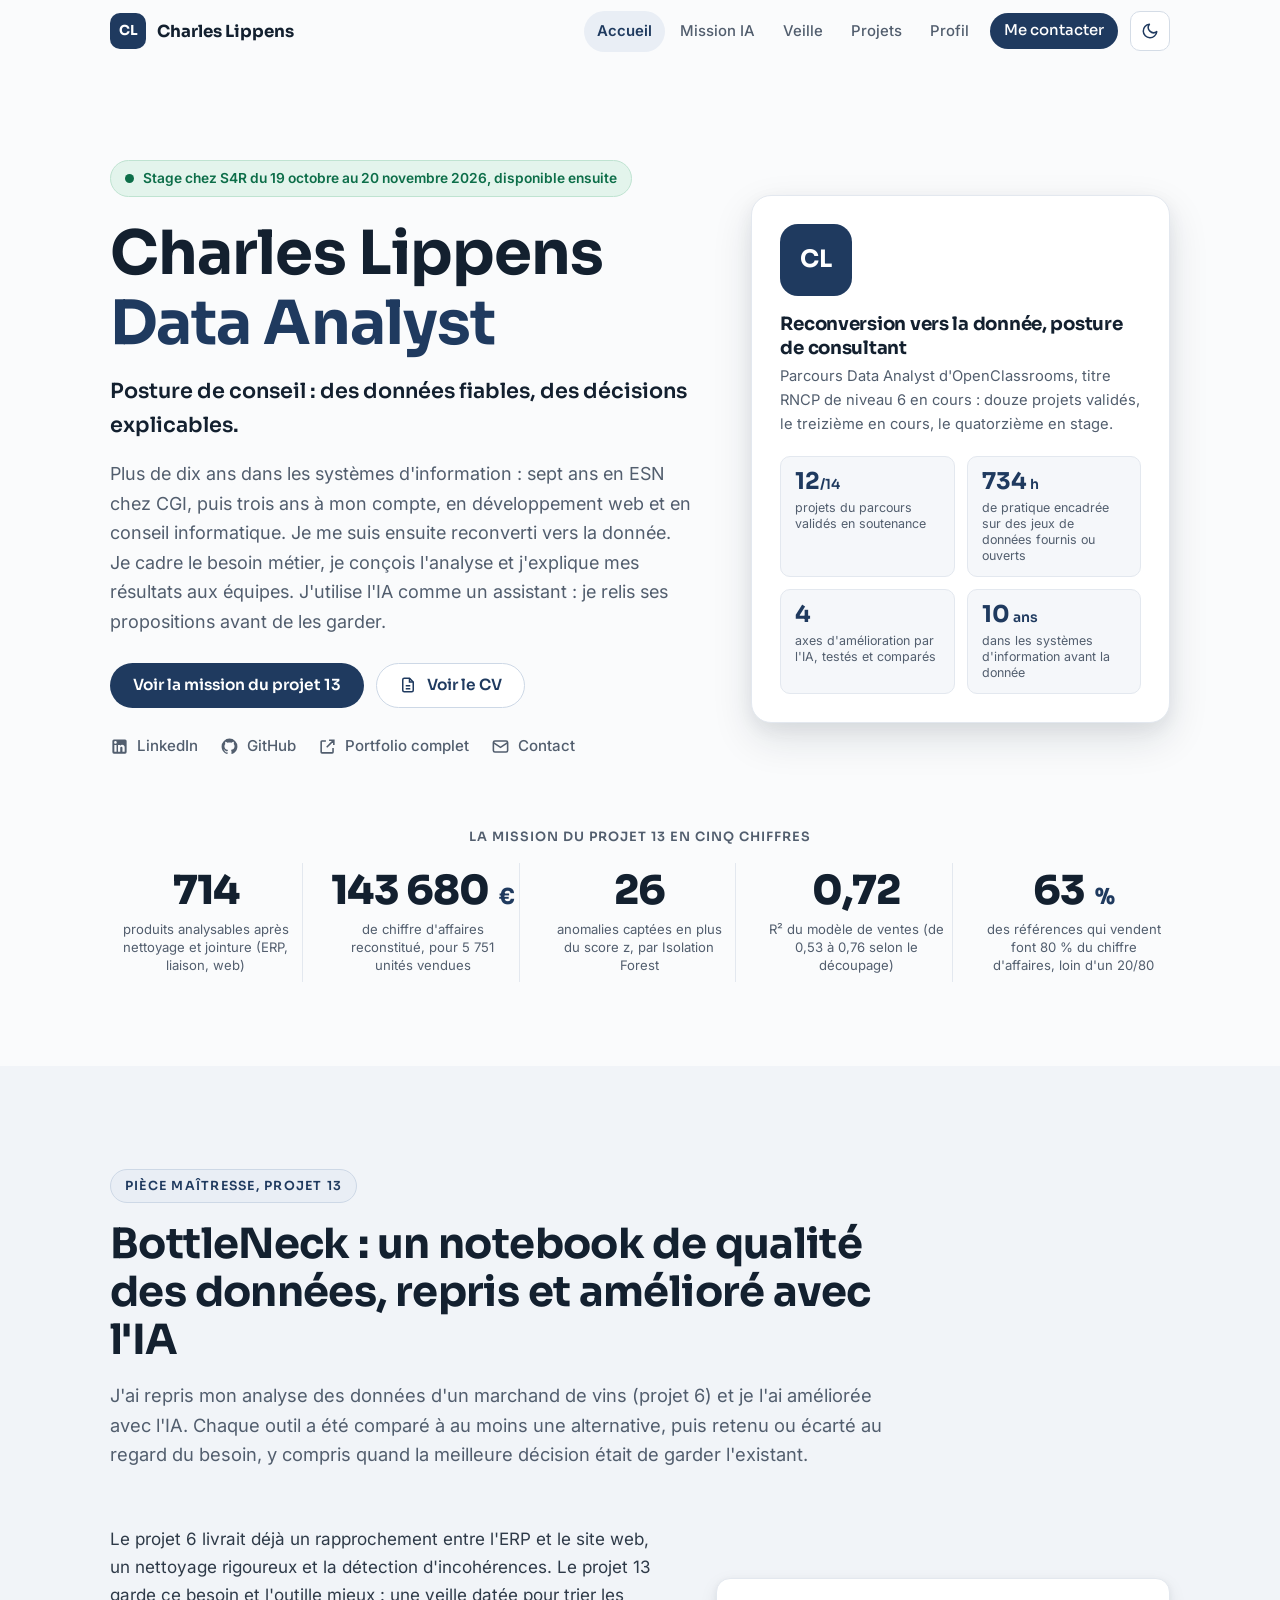
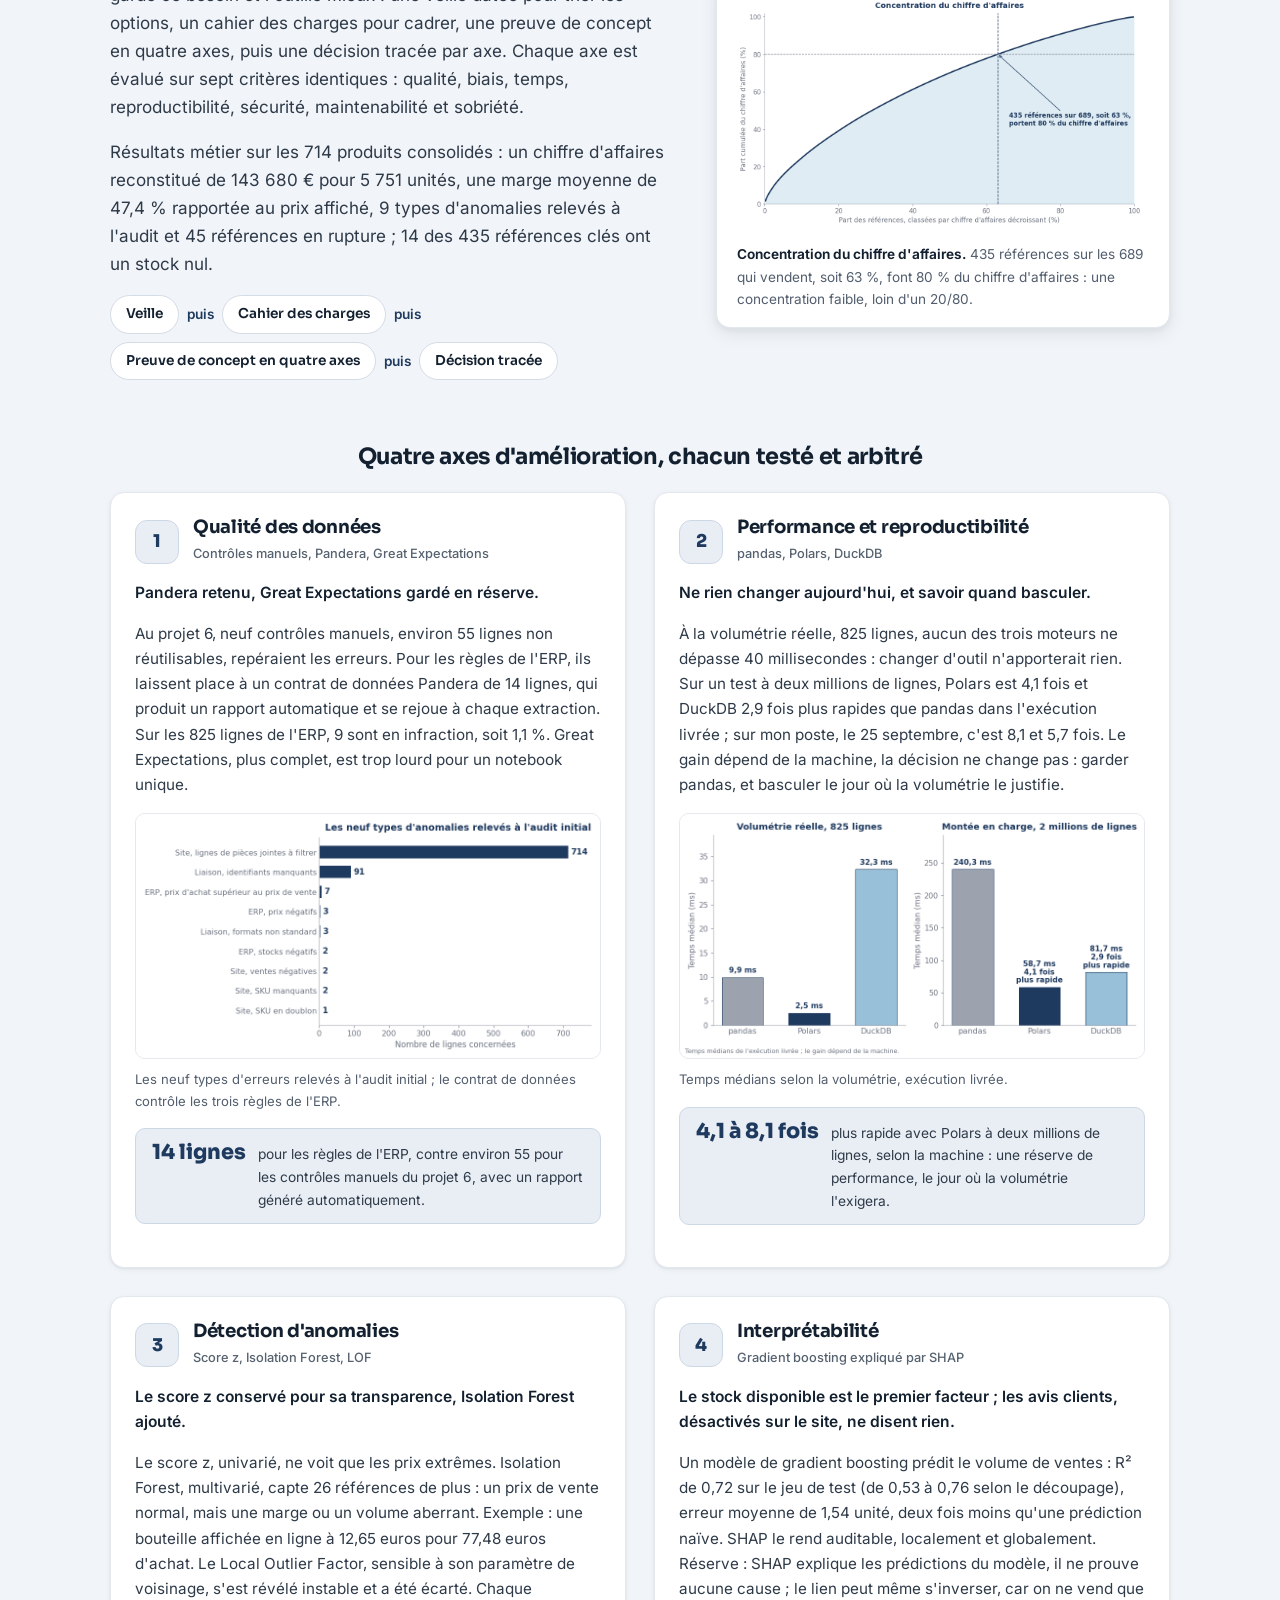
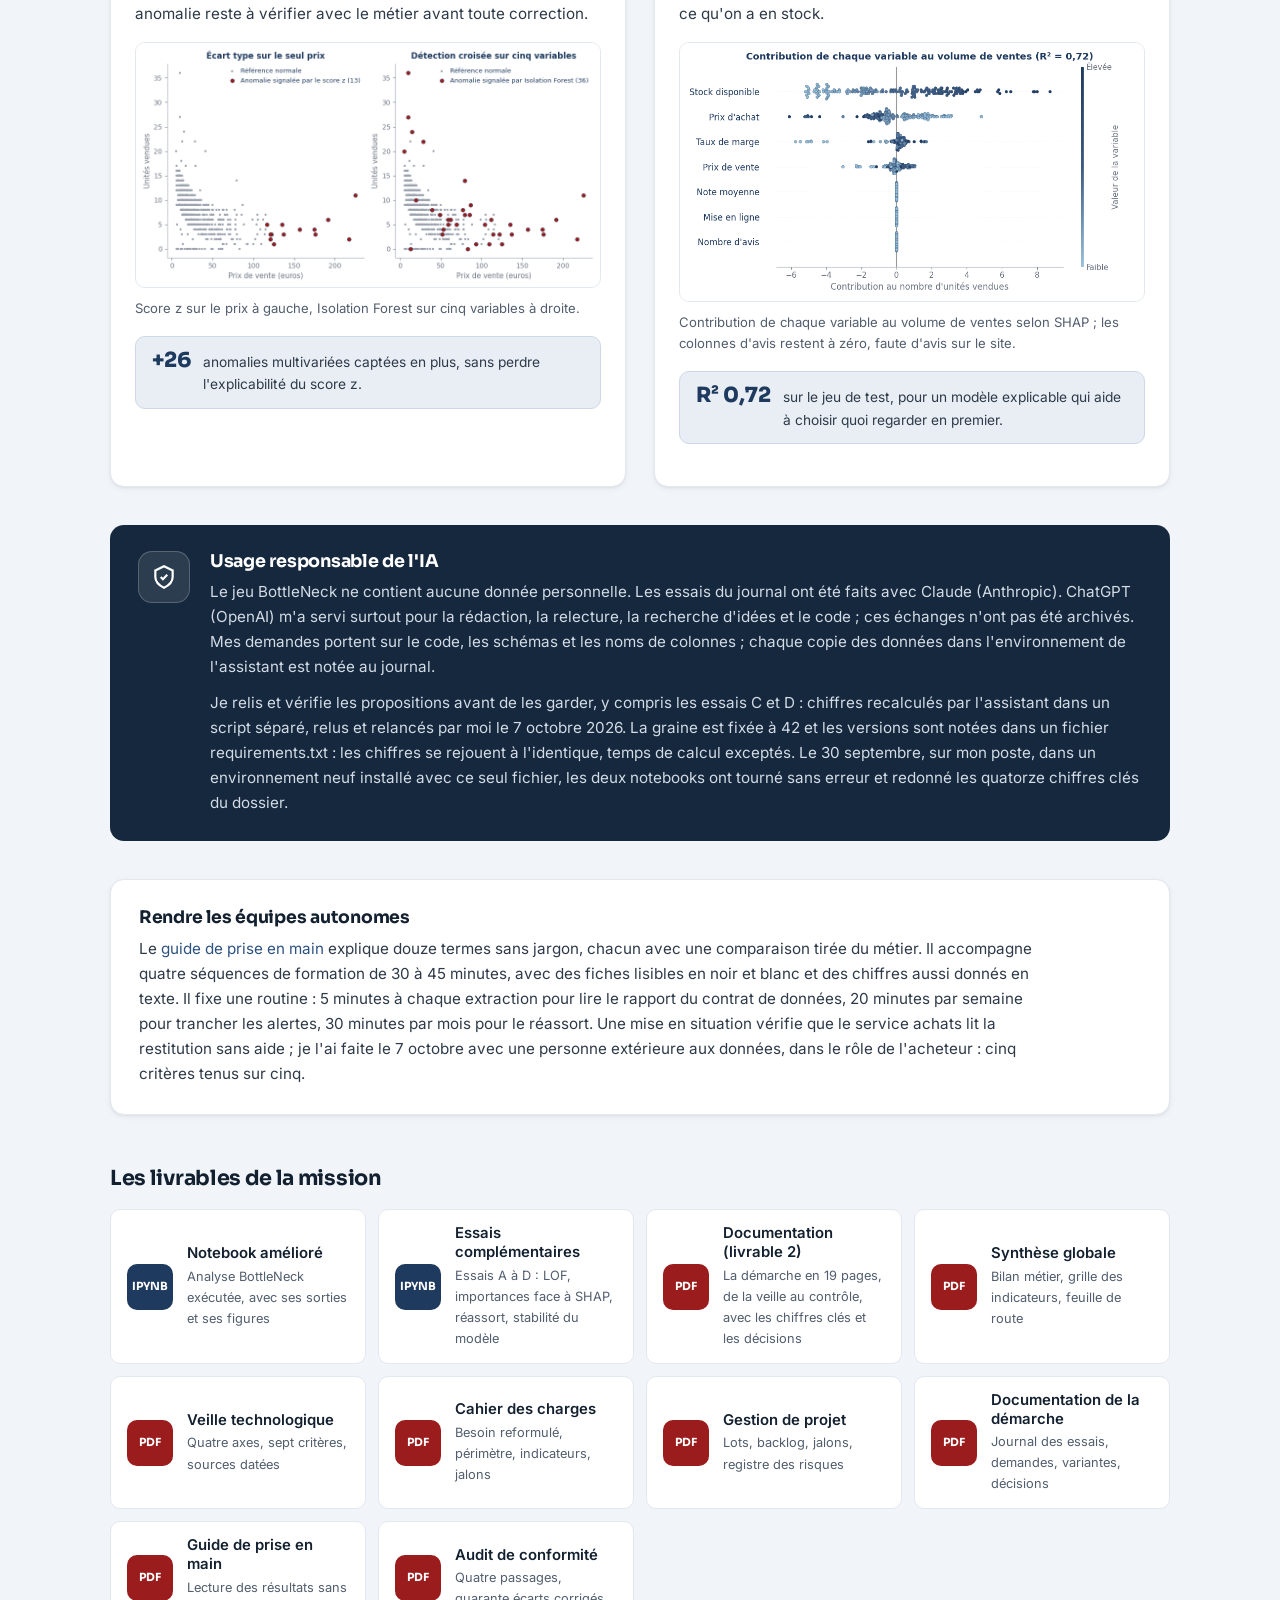
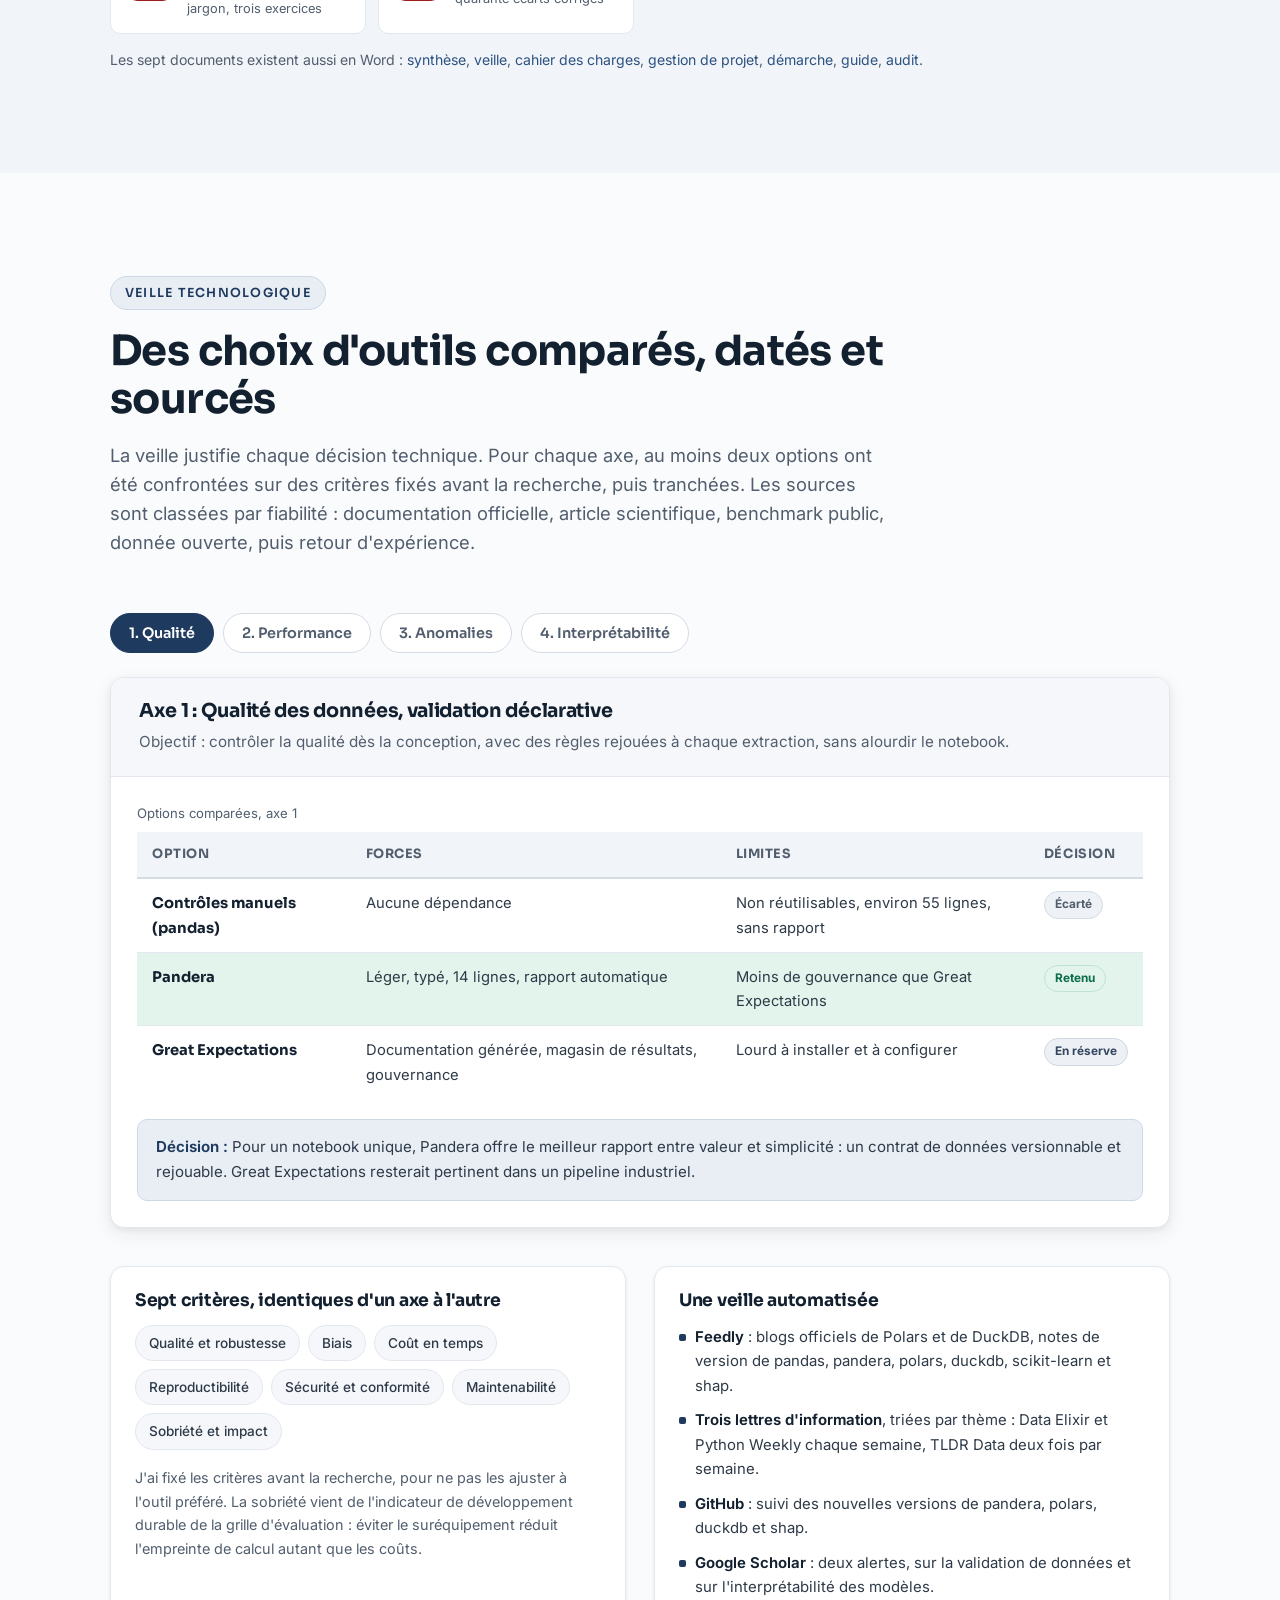
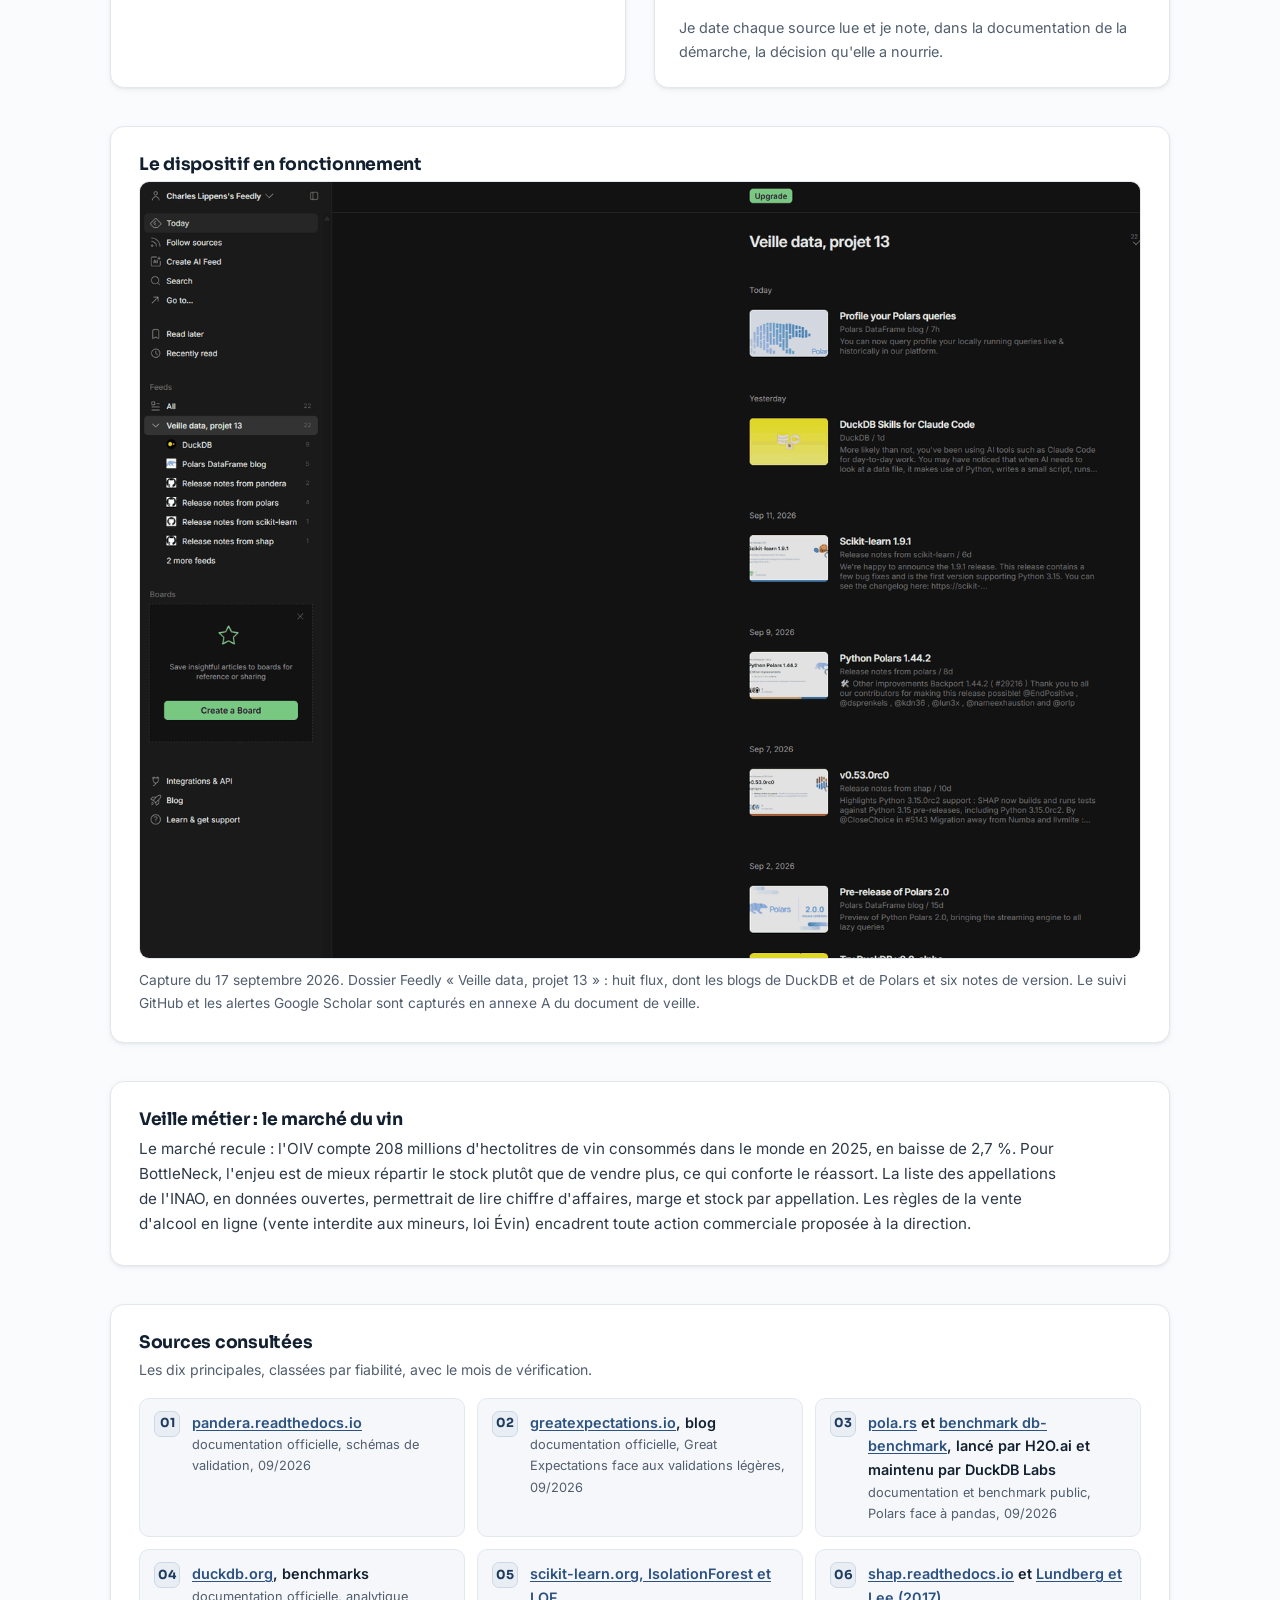
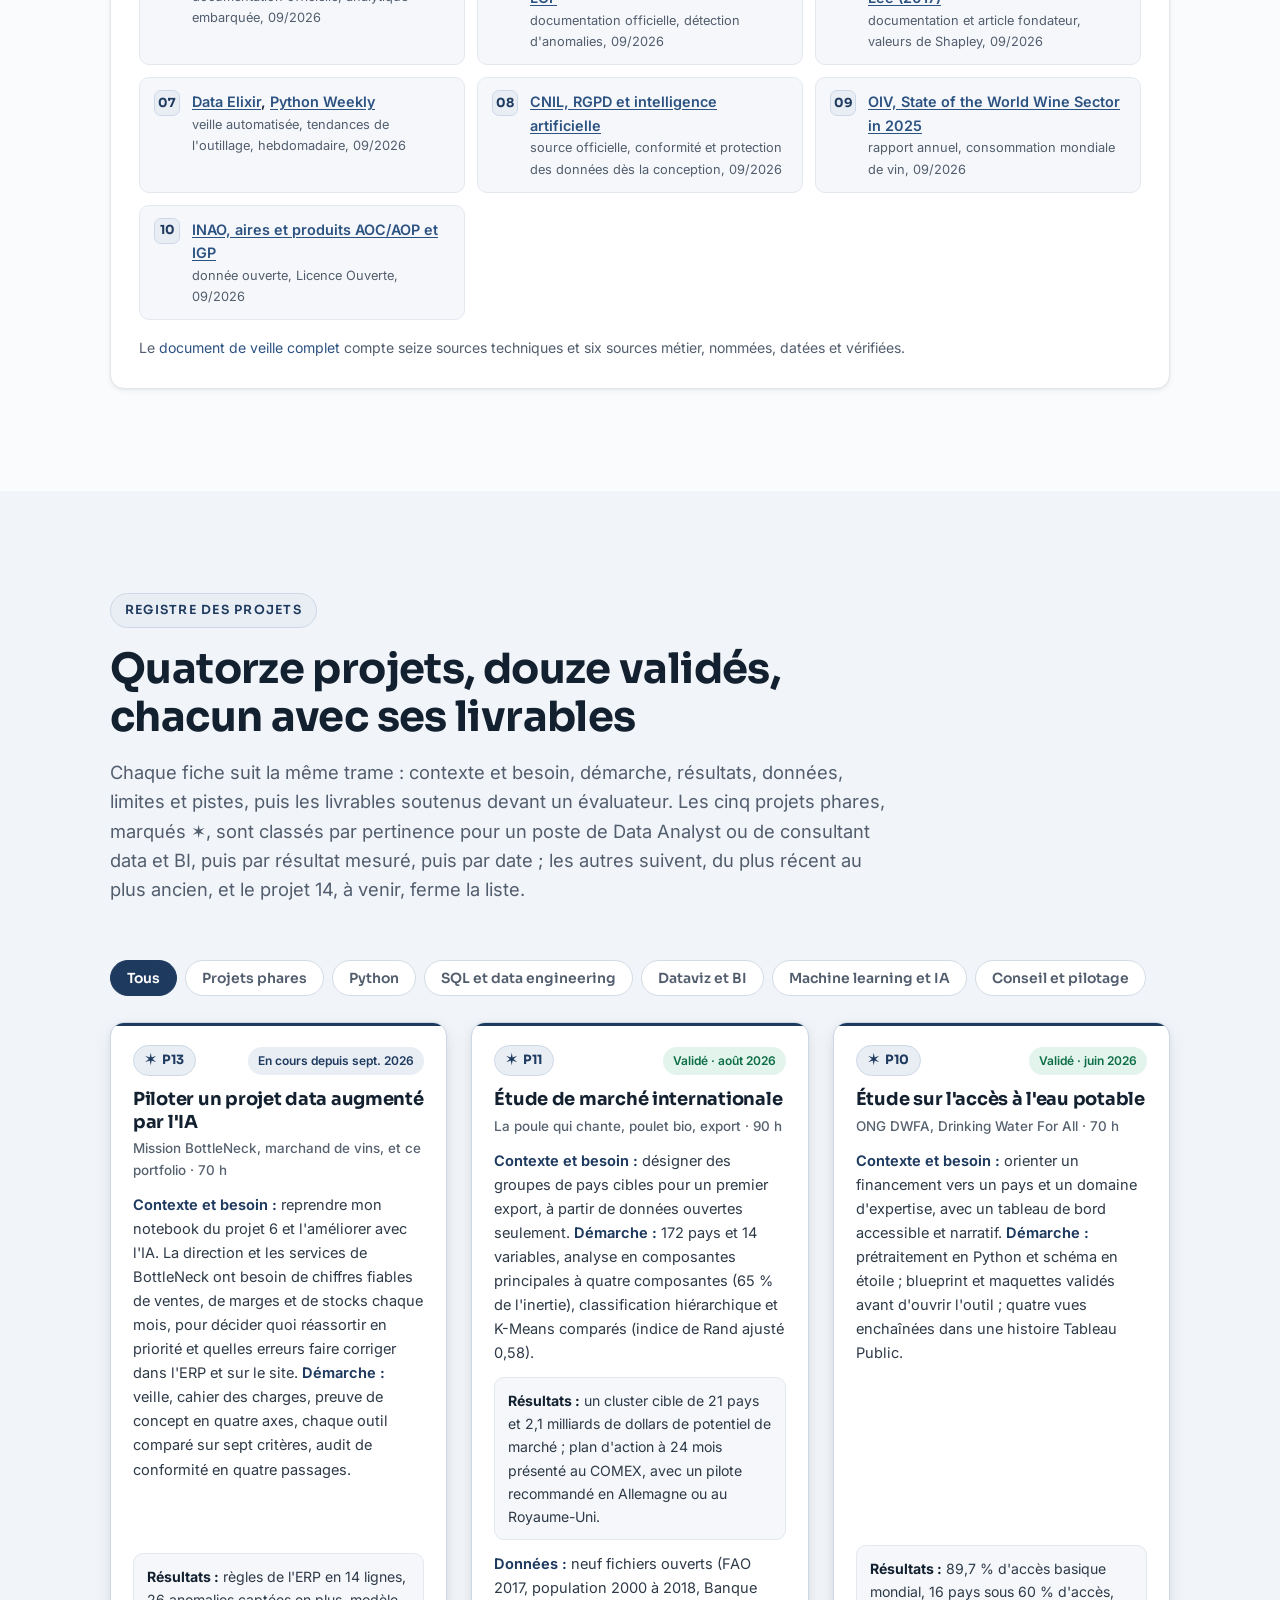
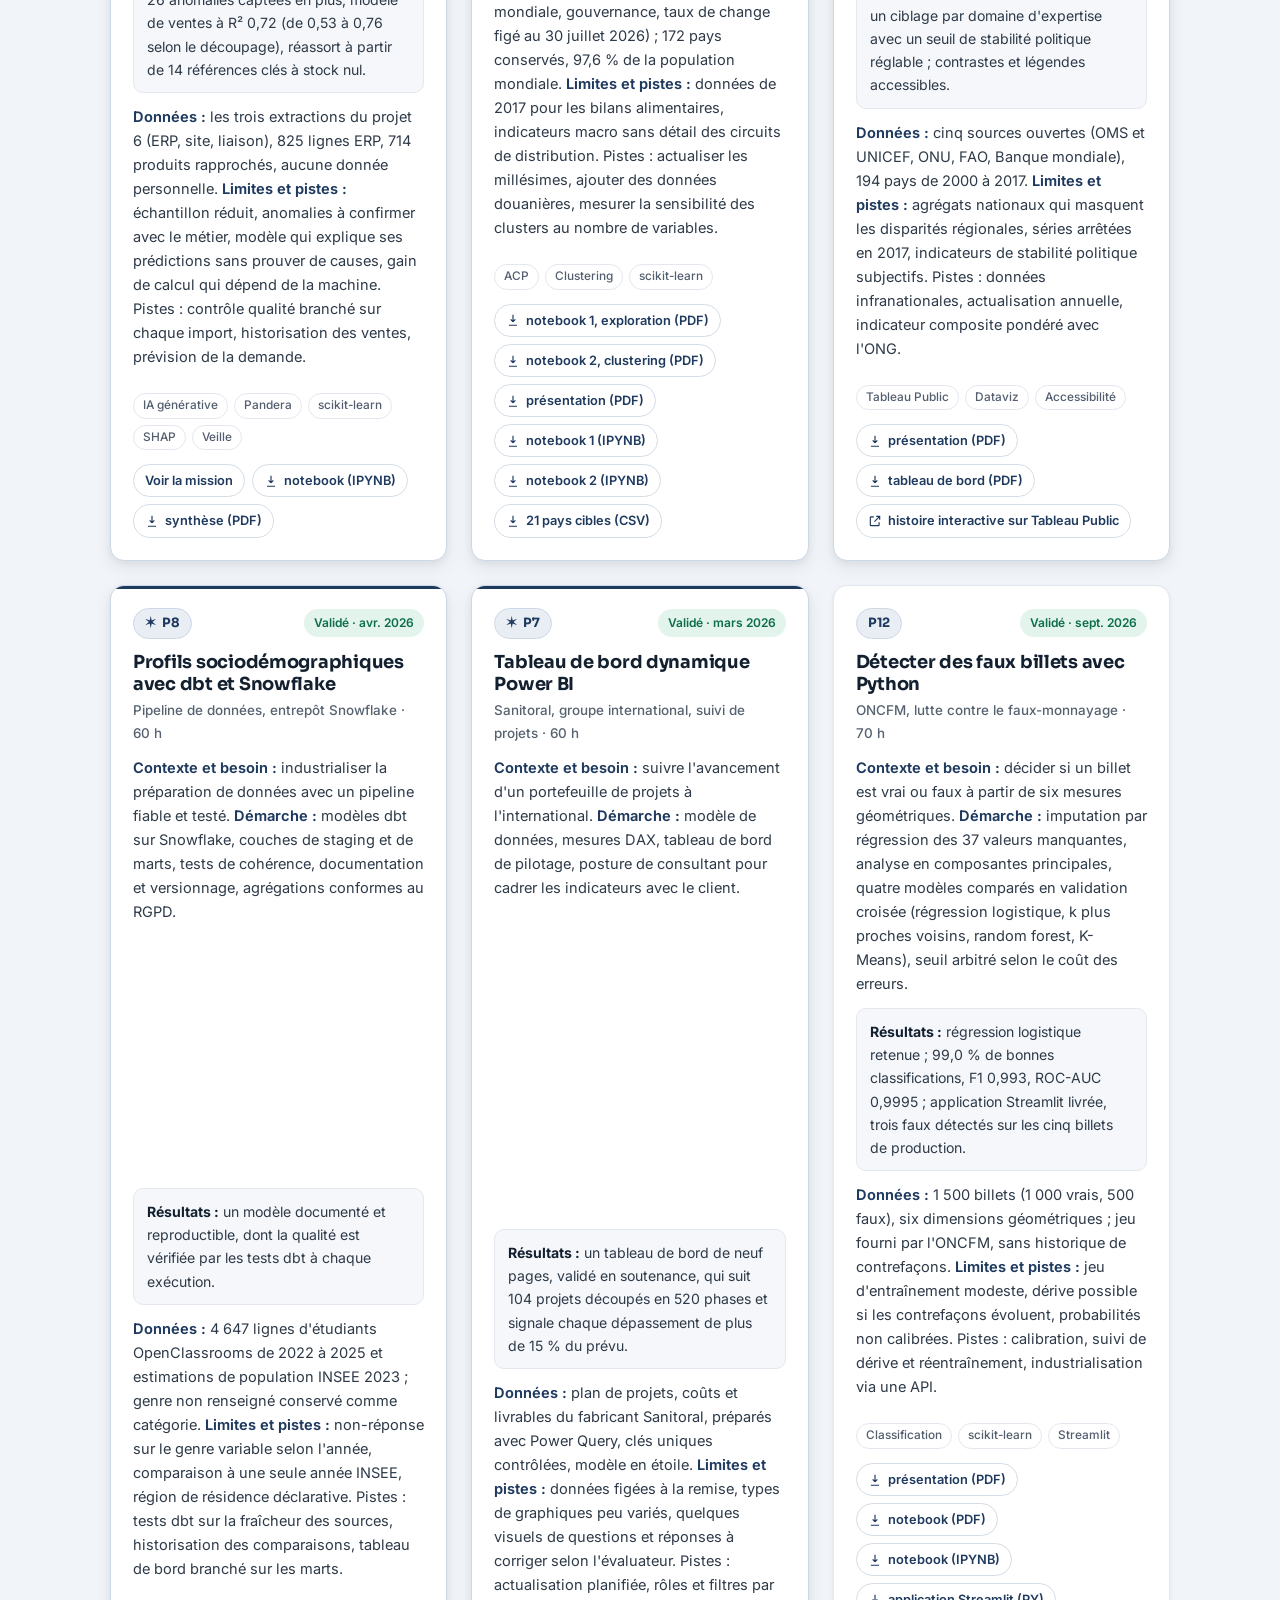
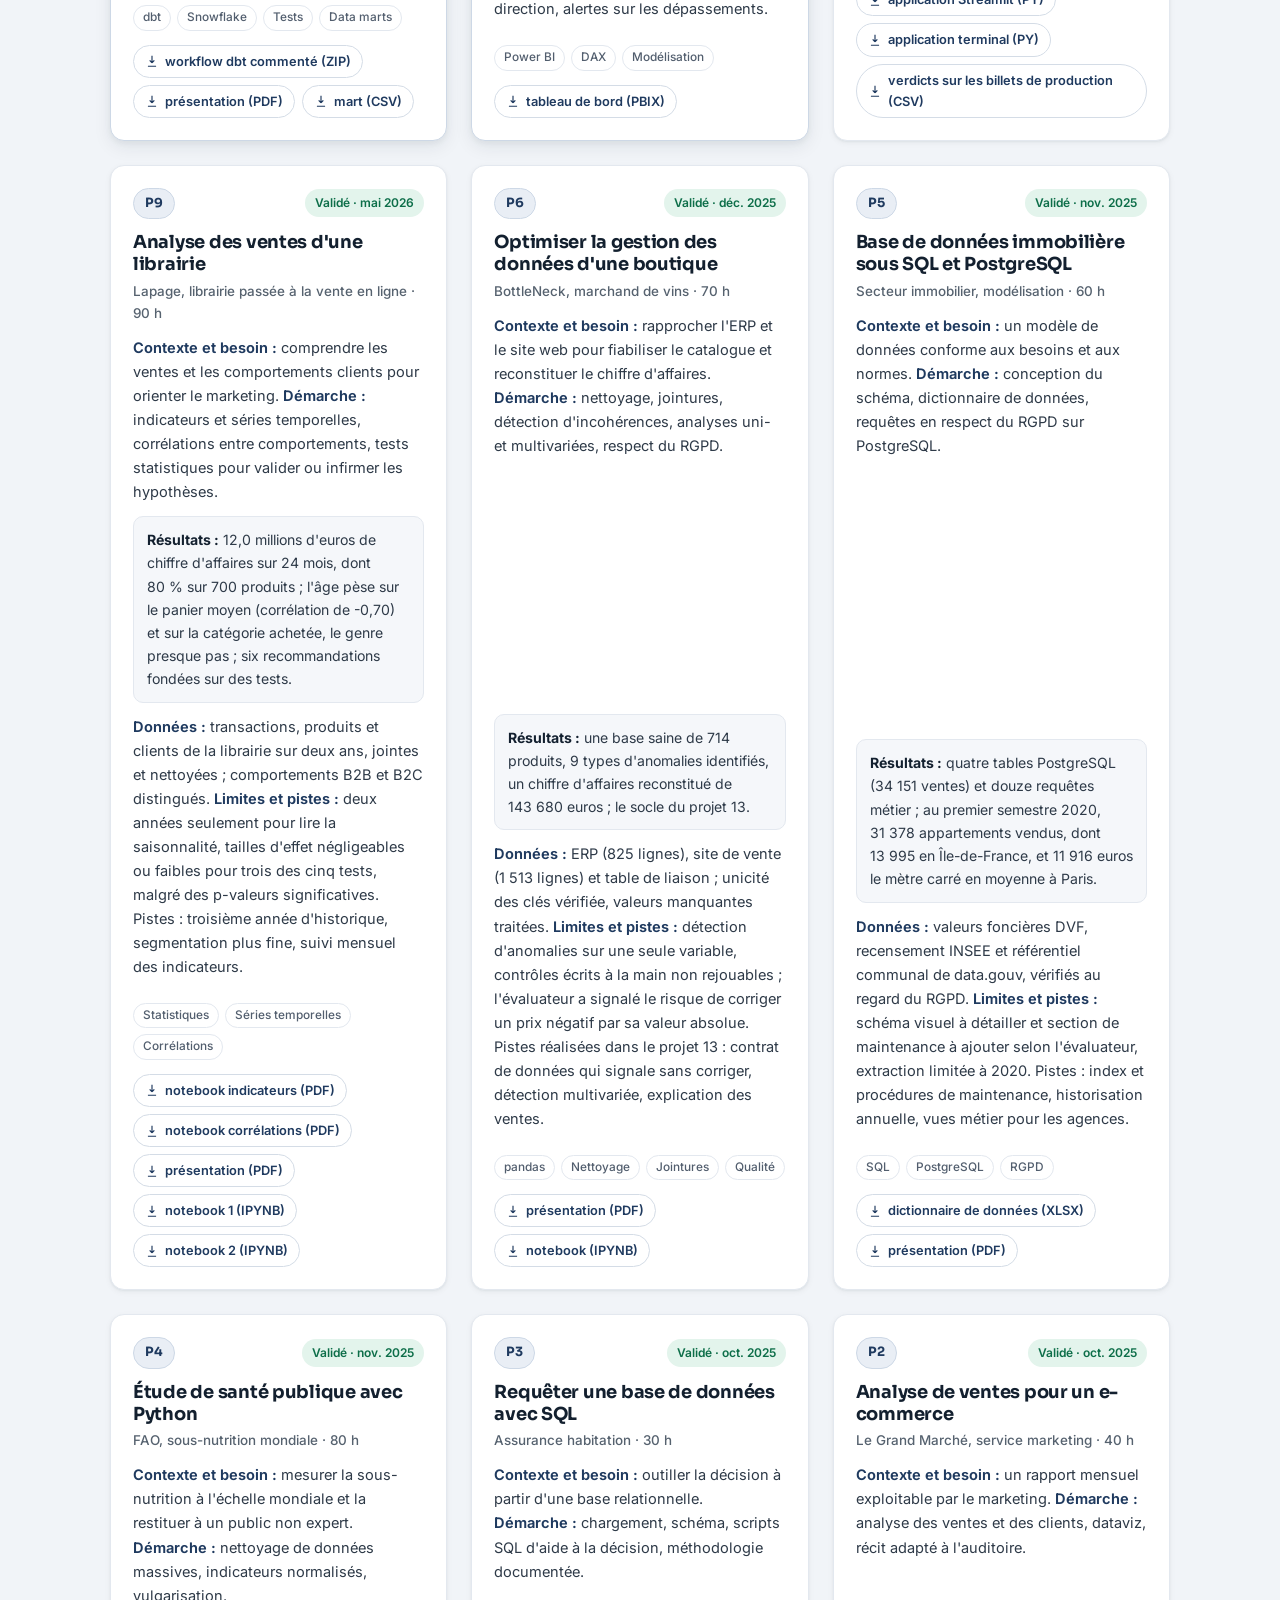
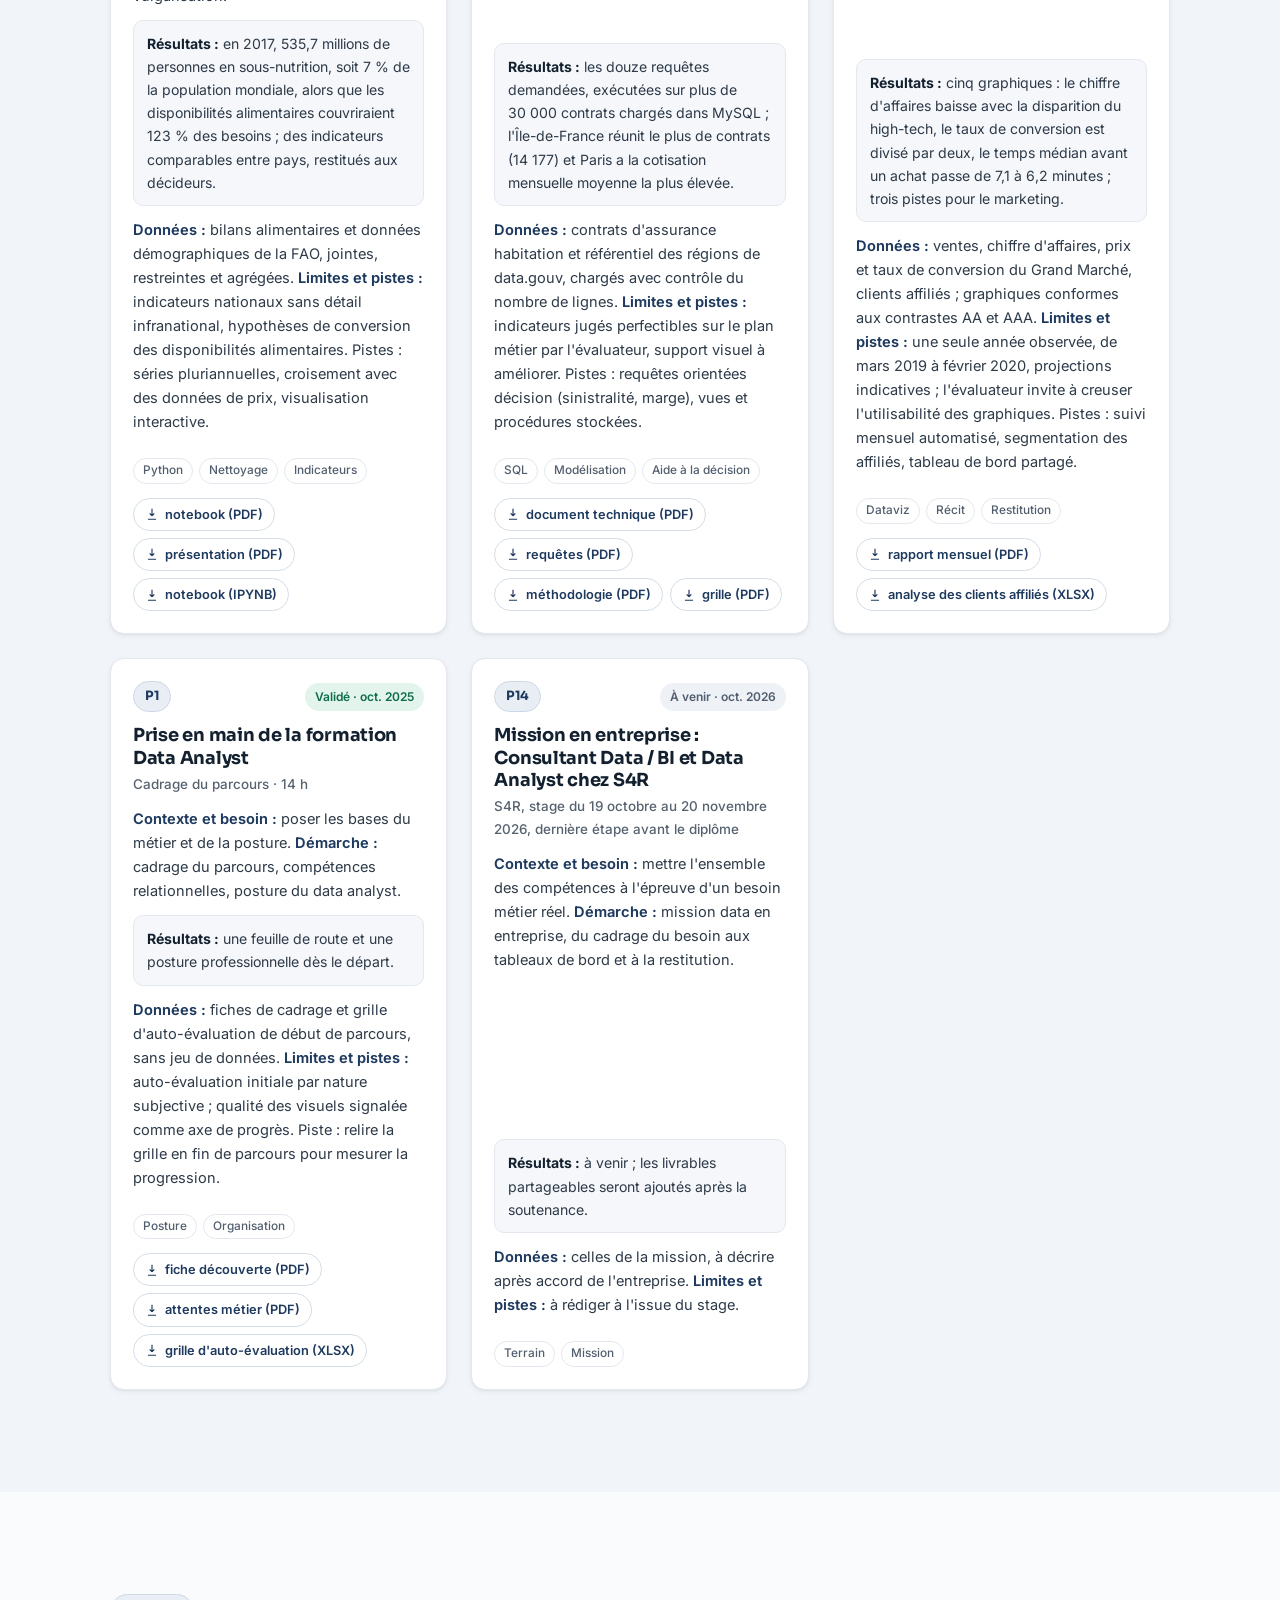
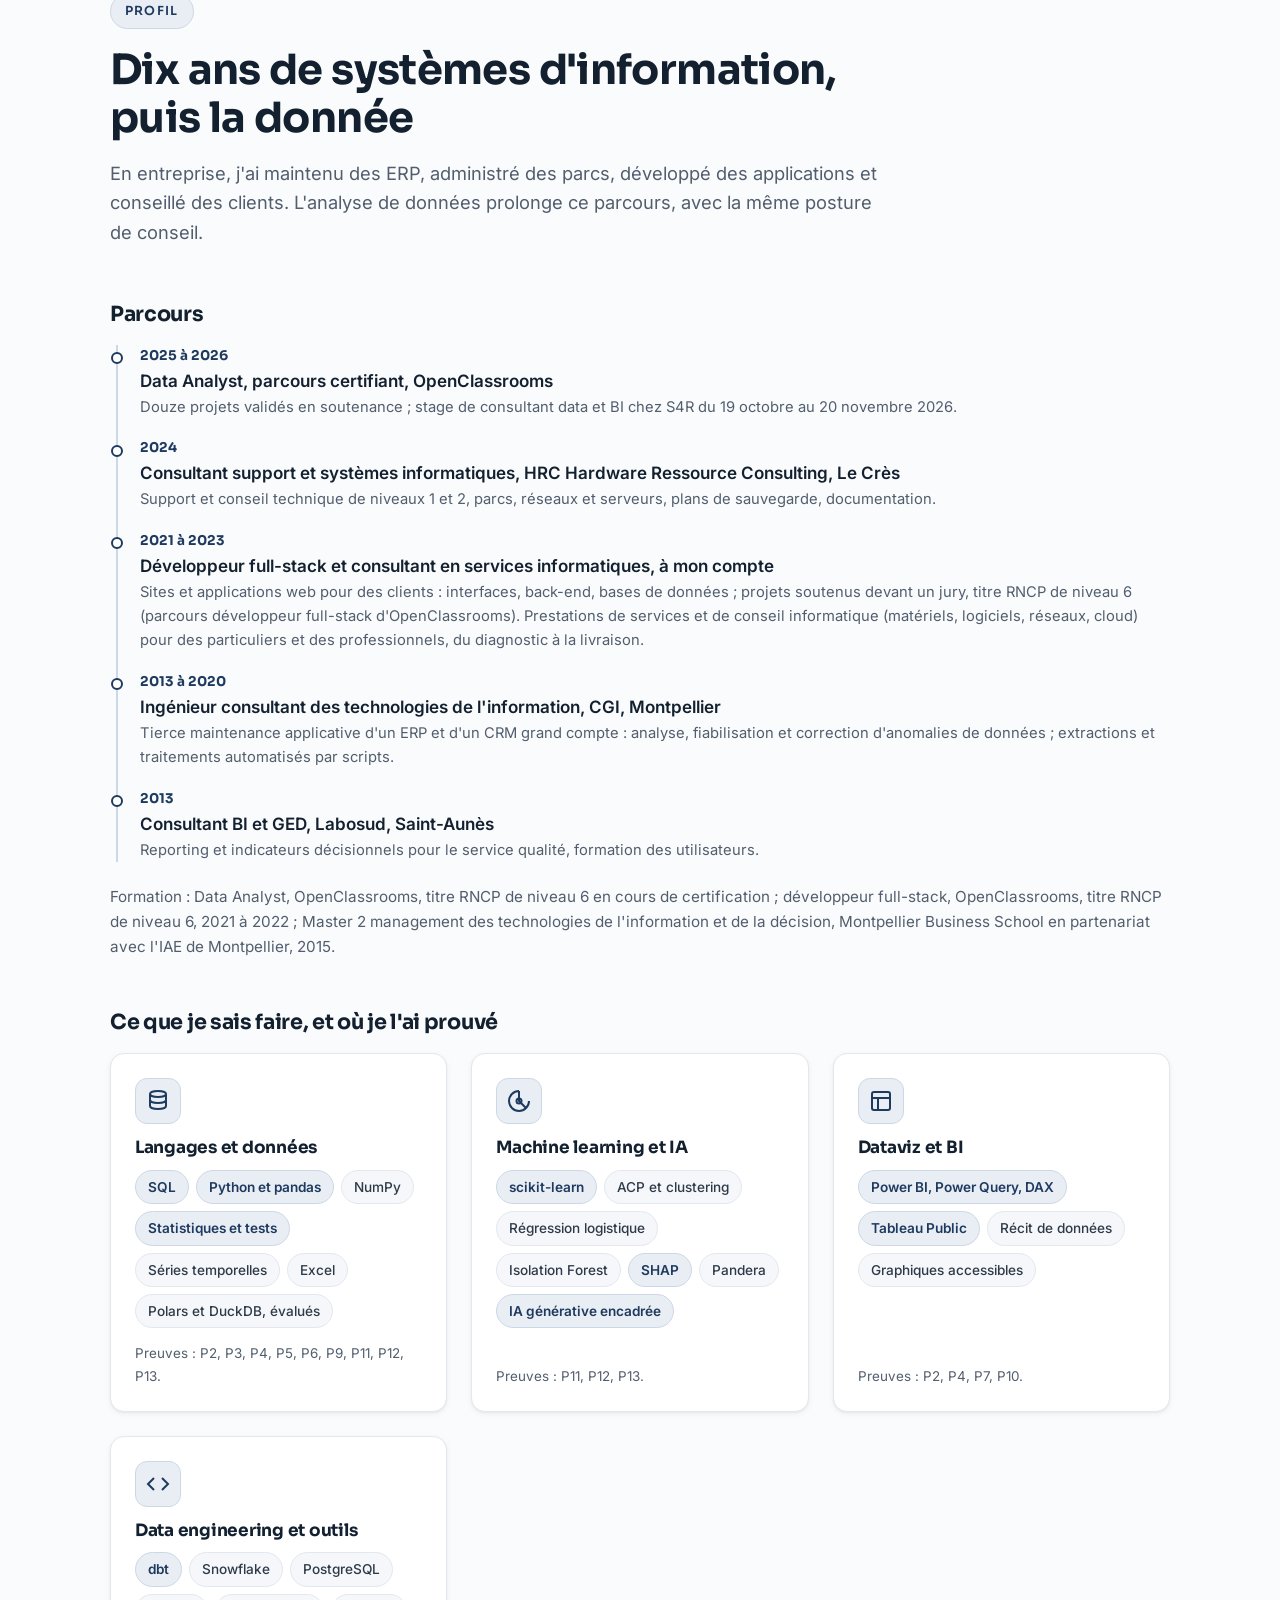
<file: index.html>
<!DOCTYPE html>
<html lang="fr">
<head>
  <meta charset="UTF-8">
  <meta name="viewport" content="width=device-width, initial-scale=1.0">
  <title>Charles Lippens, Data Analyst, portfolio en une page</title>
  <meta name="description" content="Charles Lippens, Data Analyst à Montpellier : la mission du projet 13 améliorée avec l'IA, la veille et quatorze projets avec leurs livrables, sur une page.">
  <meta name="author" content="Charles Lippens">
  <meta name="theme-color" content="#1f3a5f">
  <meta property="og:type" content="website">
  <meta property="og:title" content="Charles Lippens, Data Analyst, portfolio en une page">
  <meta property="og:description" content="La mission du projet 13 améliorée avec l'IA, la veille et quatorze projets avec leurs livrables, sur une seule page.">
  <meta property="og:locale" content="fr_FR">
  <meta property="og:url" content="https://charleslippensdata.github.io/portfolio-v3/">
  <meta property="og:site_name" content="Charles Lippens, Data Analyst">
  <meta property="og:image" content="https://charleslippensdata.github.io/assets/img/og-image.png">
  <meta property="og:image:width" content="1200">
  <meta property="og:image:height" content="630">
  <meta property="og:image:alt" content="Charles Lippens, Data Analyst">
  <meta name="twitter:card" content="summary_large_image">
  <link rel="canonical" href="https://charleslippensdata.github.io/portfolio-v3/">
  <link rel="icon" href="assets/img/favicon-192.png" type="image/png" sizes="192x192">
  <link rel="preload" href="assets/fonts/inter-latin-wght-normal.woff2" as="font" type="font/woff2" crossorigin>
  <link rel="preload" href="assets/fonts/sora-latin-wght-normal.woff2" as="font" type="font/woff2" crossorigin>
  <script>(function(){var t="light";try{var s=localStorage.getItem("theme");if(s==="dark"||s==="light"){t=s;}}catch(e){}document.documentElement.setAttribute("data-theme",t);})();</script>
  <link rel="stylesheet" href="assets/style.css">
</head>
<body>
<a class="saut-contenu" href="#contenu">Aller au contenu</a>

<nav class="nav" id="nav" aria-label="Navigation principale">
  <div class="nav-inner">
    <a class="nav-logo" href="#accueil"><span class="pastille" aria-hidden="true">CL</span><span class="nom-long">Charles Lippens</span><span class="vh">, retour en haut de la page</span></a>
    <ul class="nav-links" id="menu">
      <li><a href="#accueil" data-spy="accueil">Accueil</a></li>
      <li><a href="#mission" data-spy="mission">Mission IA</a></li>
      <li><a href="#veille" data-spy="veille">Veille</a></li>
      <li><a href="#projets" data-spy="projets">Projets</a></li>
      <li><a href="#profil" data-spy="profil">Profil</a></li>
      <li class="nav-cta"><a class="btn btn--plein btn--sm" href="#contact" data-spy="contact">Me contacter</a></li>
    </ul>
    <button class="theme-toggle" type="button" aria-pressed="false" aria-label="Activer le thème sombre" title="Thème clair ou sombre"><svg class="ico-lune" viewBox="0 0 24 24" fill="none" stroke="currentColor" stroke-width="2" stroke-linecap="round" stroke-linejoin="round" aria-hidden="true"><path d="M21 12.8A9 9 0 1 1 11.2 3a7 7 0 0 0 9.8 9.8z"/></svg><svg class="ico-soleil" viewBox="0 0 24 24" fill="none" stroke="currentColor" stroke-width="2" stroke-linecap="round" aria-hidden="true"><circle cx="12" cy="12" r="4"/><path d="M12 2v2M12 20v2M4.9 4.9l1.4 1.4M17.7 17.7l1.4 1.4M2 12h2M20 12h2M4.9 19.1l1.4-1.4M17.7 6.3l1.4-1.4"/></svg></button>
    <button class="burger" id="burger" type="button" aria-expanded="false" aria-controls="menu" aria-label="Ouvrir le menu de navigation"><span></span><span></span><span></span></button>
  </div>
</nav>

<main id="contenu">

  <!-- ===================== ACCUEIL ===================== -->
  <div class="hero" id="accueil">
    <div class="conteneur">
      <div class="hero-grid">
        <div class="hero-texte">
          <p class="statut"><span class="point-ok" aria-hidden="true"></span>Stage chez S4R du 19 octobre au 20 novembre 2026, disponible ensuite</p>
          <h1>Charles Lippens <span class="metier">Data Analyst</span></h1>
          <p class="role">Posture de conseil : des données fiables, des décisions explicables.</p>
          <p class="pitch">Plus de dix ans dans les systèmes d'information : sept ans en ESN chez CGI, puis trois ans à mon compte, en développement web et en conseil informatique. Je me suis ensuite reconverti vers la donnée. Je cadre le besoin métier, je conçois l'analyse et j'explique mes résultats aux équipes. J'utilise l'IA comme un assistant : je relis ses propositions avant de les garder.</p>
          <div class="hero-cta">
            <a class="btn btn--plein" href="#mission">Voir la mission du projet 13</a>
            <a class="btn btn--contour" href="https://charleslippensdata.github.io/livrables/CV_Charles_Lippens.pdf" target="_blank" rel="noopener noreferrer"><svg width="18" height="18" viewBox="0 0 24 24" fill="none" stroke="currentColor" stroke-width="2" aria-hidden="true"><path d="M14 3H7a2 2 0 0 0-2 2v14a2 2 0 0 0 2 2h10a2 2 0 0 0 2-2V8z"/><path d="M14 3v5h5M9 13h6M9 17h6"/></svg>Voir le CV<span class="vh"> (nouvel onglet)</span></a>
          </div>
          <div class="hero-liens">
            <a href="https://www.linkedin.com/in/charleslippens/" target="_blank" rel="noopener noreferrer"><svg viewBox="0 0 24 24" fill="currentColor" aria-hidden="true"><path d="M19 3a2 2 0 0 1 2 2v14a2 2 0 0 1-2 2H5a2 2 0 0 1-2-2V5a2 2 0 0 1 2-2h14m-.5 15.5v-5.3a3.26 3.26 0 0 0-3.26-3.26c-.85 0-1.84.52-2.32 1.3v-1.11h-2.79v8.37h2.79v-4.93c0-.77.62-1.4 1.39-1.4a1.4 1.4 0 0 1 1.4 1.4v4.93h2.79M6.88 8.56a1.68 1.68 0 0 0 1.68-1.68c0-.93-.75-1.69-1.68-1.69a1.69 1.69 0 0 0-1.69 1.69c0 .93.76 1.68 1.69 1.68m1.39 9.94v-8.37H5.5v8.37h2.77z"/></svg>LinkedIn</a>
            <a href="https://github.com/CharlesLippensData" target="_blank" rel="noopener noreferrer"><svg viewBox="0 0 24 24" fill="currentColor" aria-hidden="true"><path d="M12 2A10 10 0 0 0 2 12c0 4.42 2.87 8.17 6.84 9.5.5.08.66-.23.66-.5v-1.69c-2.77.6-3.36-1.34-3.36-1.34-.46-1.16-1.11-1.47-1.11-1.47-.91-.62.07-.6.07-.6 1 .07 1.53 1.03 1.53 1.03.87 1.52 2.34 1.07 2.91.83.09-.65.35-1.09.63-1.34-2.22-.25-4.55-1.11-4.55-4.92 0-1.11.38-2 1.03-2.71-.1-.25-.45-1.29.1-2.64 0 0 .84-.27 2.75 1.02.79-.22 1.65-.33 2.5-.33.85 0 1.71.11 2.5.33 1.91-1.29 2.75-1.02 2.75-1.02.55 1.35.2 2.39.1 2.64.65.71 1.03 1.6 1.03 2.71 0 3.82-2.34 4.66-4.57 4.91.36.31.69.92.69 1.85V21c0 .27.16.59.67.5C19.14 20.16 22 16.42 22 12A10 10 0 0 0 12 2z"/></svg>GitHub</a>
            <a href="https://charleslippensdata.github.io/"><svg viewBox="0 0 24 24" fill="none" stroke="currentColor" stroke-width="2" aria-hidden="true"><path d="M14 4h6v6M20 4l-9 9M19 14v5a1 1 0 0 1-1 1H5a1 1 0 0 1-1-1V6a1 1 0 0 1 1-1h5"/></svg>Portfolio complet</a>
            <a href="#contact"><svg viewBox="0 0 24 24" fill="none" stroke="currentColor" stroke-width="2" aria-hidden="true"><rect x="3" y="5" width="18" height="14" rx="2"/><path d="m3 7 9 6 9-6"/></svg>Contact</a>
          </div>
        </div>

        <aside class="hero-carte" aria-labelledby="carte-titre">
          <div class="avatar" aria-hidden="true">CL</div>
          <h2 id="carte-titre">Reconversion vers la donnée, posture de consultant</h2>
          <p class="sub">Parcours Data Analyst d'OpenClassrooms, titre RNCP de niveau 6 en cours : douze projets validés, le treizième en cours, le quatorzième en stage.</p>
          <dl class="mini-kpis">
            <div class="mini-kpi"><dt class="l">projets du parcours validés en soutenance</dt><dd class="v">12<small>/14</small></dd></div>
            <div class="mini-kpi"><dt class="l">de pratique encadrée sur des jeux de données fournis ou ouverts</dt><dd class="v">734<small>&nbsp;h</small></dd></div>
            <div class="mini-kpi"><dt class="l">axes d'amélioration par l'IA, testés et comparés</dt><dd class="v">4</dd></div>
            <div class="mini-kpi"><dt class="l">dans les systèmes d'information avant la donnée</dt><dd class="v">10<small>&nbsp;ans</small></dd></div>
          </dl>
        </aside>
      </div>

      <div class="chiffres-bloc">
        <h2 class="chiffres-titre">La mission du projet 13 en cinq chiffres</h2>
        <dl class="chiffres">
          <div class="chiffre"><dt>produits analysables après nettoyage et jointure (ERP, liaison, web)</dt><dd>714</dd></div>
          <div class="chiffre"><dt>de chiffre d'affaires reconstitué, pour 5 751 unités vendues</dt><dd>143 680&nbsp;<span class="unite">€</span></dd></div>
          <div class="chiffre"><dt>anomalies captées en plus du score z, par Isolation Forest</dt><dd>26</dd></div>
          <div class="chiffre"><dt>R² du modèle de ventes (de 0,53 à 0,76 selon le découpage)</dt><dd>0,72</dd></div>
          <div class="chiffre"><dt>des références qui vendent font 80 % du chiffre d'affaires, loin d'un 20/80</dt><dd>63&nbsp;<span class="unite">%</span></dd></div>
        </dl>
      </div>
    </div>
  </div>

  <!-- ===================== MISSION ===================== -->
  <section class="section section--alt" id="mission" aria-labelledby="mission-titre">
    <div class="conteneur">
      <div class="section-tete">
        <p class="eyebrow">Pièce maîtresse, projet 13</p>
        <h2 class="titre-section" id="mission-titre">BottleNeck : un notebook de qualité des données, repris et amélioré avec l'IA</h2>
        <p class="intro-section">J'ai repris mon analyse des données d'un marchand de vins (projet 6) et je l'ai améliorée avec l'IA. Chaque outil a été comparé à au moins une alternative, puis retenu ou écarté au regard du besoin, y compris quand la meilleure décision était de garder l'existant.</p>
      </div>

      <div class="mission-intro-grid">
        <div>
          <p>Le projet 6 livrait déjà un rapprochement entre l'ERP et le site web, un nettoyage rigoureux et la détection d'incohérences. Le projet 13 garde ce besoin et l'outille mieux : une veille datée pour trier les options, un cahier des charges pour cadrer, une preuve de concept en quatre axes, puis une décision tracée par axe. Chaque axe est évalué sur sept critères identiques : qualité, biais, temps, reproductibilité, sécurité, maintenabilité et sobriété.</p>
          <p>Résultats métier sur les 714 produits consolidés : un chiffre d'affaires reconstitué de 143 680 € pour 5 751 unités, une marge moyenne de 47,4 % rapportée au prix affiché, 9 types d'anomalies relevés à l'audit et 45 références en rupture ; 14 des 435 références clés ont un stock nul.</p>
          <p class="demarche-flow"><span class="etape">Veille</span> <span class="fleche">puis</span> <span class="etape">Cahier des charges</span> <span class="fleche">puis</span> <span class="etape">Preuve de concept en quatre axes</span> <span class="fleche">puis</span> <span class="etape">Décision tracée</span></p>
        </div>
        <figure class="mission-pareto">
          <img src="assets/img/fig_pareto.png" width="1100" height="620" alt="Courbe de concentration du chiffre d'affaires : 435 références, soit 63 % des 689 qui vendent, réalisent 80 % du chiffre d'affaires.">
          <figcaption><strong>Concentration du chiffre d'affaires.</strong> 435 références sur les 689 qui vendent, soit 63 %, font 80 % du chiffre d'affaires : une concentration faible, loin d'un 20/80.</figcaption>
        </figure>
      </div>

      <h3 class="axes-titre">Quatre axes d'amélioration, chacun testé et arbitré</h3>
      <div class="axes">
        <article class="axe" aria-labelledby="axe1-titre">
          <div class="axe-tete"><span class="axe-num" aria-hidden="true">1</span><div><h4 id="axe1-titre">Qualité des données</h4><span class="tag">Contrôles manuels, Pandera, Great Expectations</span></div></div>
          <p class="verdict">Pandera retenu, Great Expectations gardé en réserve.</p>
          <p>Au projet 6, neuf contrôles manuels, environ 55 lignes non réutilisables, repéraient les erreurs. Pour les règles de l'ERP, ils laissent place à un contrat de données Pandera de 14 lignes, qui produit un rapport automatique et se rejoue à chaque extraction. Sur les 825 lignes de l'ERP, 9 sont en infraction, soit 1,1 %. Great Expectations, plus complet, est trop lourd pour un notebook unique.</p>
          <figure>
            <img src="assets/img/fig_quality.png" width="950" height="500" loading="lazy" alt="Graphique des neuf types d'erreurs relevés à l'audit initial, avec leurs effectifs.">
            <figcaption>Les neuf types d'erreurs relevés à l'audit initial ; le contrat de données contrôle les trois règles de l'ERP.</figcaption>
          </figure>
          <p class="axe-resultat"><span class="gros">14 lignes</span><span class="txt">pour les règles de l'ERP, contre environ 55 pour les contrôles manuels du projet 6, avec un rapport généré automatiquement.</span></p>
        </article>

        <article class="axe" aria-labelledby="axe2-titre">
          <div class="axe-tete"><span class="axe-num" aria-hidden="true">2</span><div><h4 id="axe2-titre">Performance et reproductibilité</h4><span class="tag">pandas, Polars, DuckDB</span></div></div>
          <p class="verdict">Ne rien changer aujourd'hui, et savoir quand basculer.</p>
          <p>À la volumétrie réelle, 825 lignes, aucun des trois moteurs ne dépasse 40 millisecondes : changer d'outil n'apporterait rien. Sur un test à deux millions de lignes, Polars est 4,1 fois et DuckDB 2,9 fois plus rapides que pandas dans l'exécution livrée ; sur mon poste, le 25 septembre, c'est 8,1 et 5,7 fois. Le gain dépend de la machine, la décision ne change pas : garder pandas, et basculer le jour où la volumétrie le justifie.</p>
          <figure>
            <img src="assets/img/fig_perf_scale.png" width="950" height="500" loading="lazy" alt="Temps médians de pandas, Polars et DuckDB dans l'exécution livrée : tous sous 40 millisecondes à 825 lignes ; à deux millions de lignes, Polars 4,1 fois et DuckDB 2,9 fois plus rapides que pandas.">
            <figcaption>Temps médians selon la volumétrie, exécution livrée.</figcaption>
          </figure>
          <p class="axe-resultat"><span class="gros">4,1 à 8,1 fois</span><span class="txt">plus rapide avec Polars à deux millions de lignes, selon la machine : une réserve de performance, le jour où la volumétrie l'exigera.</span></p>
        </article>

        <article class="axe" aria-labelledby="axe3-titre">
          <div class="axe-tete"><span class="axe-num" aria-hidden="true">3</span><div><h4 id="axe3-titre">Détection d'anomalies</h4><span class="tag">Score z, Isolation Forest, LOF</span></div></div>
          <p class="verdict">Le score z conservé pour sa transparence, Isolation Forest ajouté.</p>
          <p>Le score z, univarié, ne voit que les prix extrêmes. Isolation Forest, multivarié, capte 26 références de plus : un prix de vente normal, mais une marge ou un volume aberrant. Exemple : une bouteille affichée en ligne à 12,65 euros pour 77,48 euros d'achat. Le Local Outlier Factor, sensible à son paramètre de voisinage, s'est révélé instable et a été écarté. Chaque anomalie reste à vérifier avec le métier avant toute correction.</p>
          <figure>
            <img src="assets/img/fig_ml_outliers.png" width="950" height="500" loading="lazy" alt="Deux nuages de points, prix de vente et unités vendues : à gauche les 13 anomalies du score z sur le seul prix, à droite les 36 anomalies d'Isolation Forest sur cinq variables.">
            <figcaption>Score z sur le prix à gauche, Isolation Forest sur cinq variables à droite.</figcaption>
          </figure>
          <p class="axe-resultat"><span class="gros">+26</span><span class="txt">anomalies multivariées captées en plus, sans perdre l'explicabilité du score z.</span></p>
        </article>

        <article class="axe" aria-labelledby="axe4-titre">
          <div class="axe-tete"><span class="axe-num" aria-hidden="true">4</span><div><h4 id="axe4-titre">Interprétabilité</h4><span class="tag">Gradient boosting expliqué par SHAP</span></div></div>
          <p class="verdict">Le stock disponible est le premier facteur ; les avis clients, désactivés sur le site, ne disent rien.</p>
          <p>Un modèle de gradient boosting prédit le volume de ventes : R² de 0,72 sur le jeu de test (de 0,53 à 0,76 selon le découpage), erreur moyenne de 1,54 unité, deux fois moins qu'une prédiction naïve. SHAP le rend auditable, localement et globalement. Réserve : SHAP explique les prédictions du modèle, il ne prouve aucune cause ; le lien peut même s'inverser, car on ne vend que ce qu'on a en stock.</p>
          <figure>
            <img src="assets/img/fig_shap_summary.png" width="900" height="500" loading="lazy" alt="Valeurs de Shapley des sept variables du modèle de ventes : le stock disponible contribue le plus, puis le prix d'achat et le taux de marge ; la note moyenne, la mise en ligne et le nombre d'avis restent à zéro.">
            <figcaption>Contribution de chaque variable au volume de ventes selon SHAP ; les colonnes d'avis restent à zéro, faute d'avis sur le site.</figcaption>
          </figure>
          <p class="axe-resultat"><span class="gros">R² 0,72</span><span class="txt">sur le jeu de test, pour un modèle explicable qui aide à choisir quoi regarder en premier.</span></p>
        </article>
      </div>

      <aside class="encart-ia" aria-labelledby="ia-titre">
        <div class="ico" aria-hidden="true"><svg viewBox="0 0 24 24" fill="none" stroke="currentColor" stroke-width="2" aria-hidden="true"><path d="M12 2 4 6v6c0 5 3.4 7.7 8 10 4.6-2.3 8-5 8-10V6l-8-4z"/><path d="m9 12 2 2 4-4"/></svg></div>
        <div>
          <h3 id="ia-titre">Usage responsable de l'IA</h3>
          <p>Le jeu BottleNeck ne contient aucune donnée personnelle. Les essais du journal ont été faits avec Claude (Anthropic). ChatGPT (OpenAI) m'a servi surtout pour la rédaction, la relecture, la recherche d'idées et le code ; ces échanges n'ont pas été archivés. Mes demandes portent sur le code, les schémas et les noms de colonnes ; chaque copie des données dans l'environnement de l'assistant est notée au journal.</p>
          <p>Je relis et vérifie les propositions avant de les garder, y compris les essais C et D : chiffres recalculés par l'assistant dans un script séparé, relus et relancés par moi le 7 octobre 2026. La graine est fixée à 42 et les versions sont notées dans un fichier requirements.txt : les chiffres se rejouent à l'identique, temps de calcul exceptés. Le 30 septembre, sur mon poste, dans un environnement neuf installé avec ce seul fichier, les deux notebooks ont tourné sans erreur et redonné les quatorze chiffres clés du dossier.</p>
        </div>
      </aside>

      <div class="autonomie">
        <h3 id="autonomie-titre">Rendre les équipes autonomes</h3>
        <p>Le <a href="https://charleslippensdata.github.io/livrables/Lippens_Charles_2_guide_prise_en_main_092026.pdf" download>guide de prise en main</a> explique douze termes sans jargon, chacun avec une comparaison tirée du métier. Il accompagne quatre séquences de formation de 30 à 45 minutes, avec des fiches lisibles en noir et blanc et des chiffres aussi donnés en texte. Il fixe une routine : 5 minutes à chaque extraction pour lire le rapport du contrat de données, 20 minutes par semaine pour trancher les alertes, 30 minutes par mois pour le réassort. Une mise en situation vérifie que le service achats lit la restitution sans aide ; je l'ai faite le 7 octobre avec une personne extérieure aux données, dans le rôle de l'acheteur : cinq critères tenus sur cinq.</p>
      </div>

      <h3 class="sous-titre-section">Les livrables de la mission</h3>
        <ul class="dl-grid">
          <li><a class="dl-carte" href="https://charleslippensdata.github.io/livrables/Lippens_Charles_1_projet_ameliore_092026.ipynb" download><span class="ext ext-nb">IPYNB</span><span><span class="nom">Notebook amélioré</span><span class="meta">Analyse BottleNeck exécutée, avec ses sorties et ses figures</span></span></a></li>
          <li><a class="dl-carte" href="https://charleslippensdata.github.io/livrables/Lippens_Charles_1_essais_complementaires_092026.ipynb" download><span class="ext ext-nb">IPYNB</span><span><span class="nom">Essais complémentaires</span><span class="meta">Essais A à D : LOF, importances face à SHAP, réassort, stabilité du modèle</span></span></a></li>
          <li><a class="dl-carte" href="https://charleslippensdata.github.io/livrables/Lippens_Charles_2_documentation_092026.pdf" download><span class="ext ext-pdf">PDF</span><span><span class="nom">Documentation (livrable 2)</span><span class="meta">La démarche en 19 pages, de la veille au contrôle, avec les chiffres clés et les décisions</span></span></a></li>
          <li><a class="dl-carte" href="https://charleslippensdata.github.io/livrables/Lippens_Charles_2_synthese_globale_092026.pdf" download><span class="ext ext-pdf">PDF</span><span><span class="nom">Synthèse globale</span><span class="meta">Bilan métier, grille des indicateurs, feuille de route</span></span></a></li>
          <li><a class="dl-carte" href="https://charleslippensdata.github.io/livrables/Lippens_Charles_2_veille_092026.pdf" download><span class="ext ext-pdf">PDF</span><span><span class="nom">Veille technologique</span><span class="meta">Quatre axes, sept critères, sources datées</span></span></a></li>
          <li><a class="dl-carte" href="https://charleslippensdata.github.io/livrables/Lippens_Charles_2_cahier_des_charges_092026.pdf" download><span class="ext ext-pdf">PDF</span><span><span class="nom">Cahier des charges</span><span class="meta">Besoin reformulé, périmètre, indicateurs, jalons</span></span></a></li>
          <li><a class="dl-carte" href="https://charleslippensdata.github.io/livrables/Lippens_Charles_2_gestion_de_projet_092026.pdf" download><span class="ext ext-pdf">PDF</span><span><span class="nom">Gestion de projet</span><span class="meta">Lots, backlog, jalons, registre des risques</span></span></a></li>
          <li><a class="dl-carte" href="https://charleslippensdata.github.io/livrables/Lippens_Charles_2_documentation_demarche_092026.pdf" download><span class="ext ext-pdf">PDF</span><span><span class="nom">Documentation de la démarche</span><span class="meta">Journal des essais, demandes, variantes, décisions</span></span></a></li>
          <li><a class="dl-carte" href="https://charleslippensdata.github.io/livrables/Lippens_Charles_2_guide_prise_en_main_092026.pdf" download><span class="ext ext-pdf">PDF</span><span><span class="nom">Guide de prise en main</span><span class="meta">Lecture des résultats sans jargon, trois exercices</span></span></a></li>
          <li><a class="dl-carte" href="https://charleslippensdata.github.io/livrables/Lippens_Charles_2_audit_qualite_092026.pdf" download><span class="ext ext-pdf">PDF</span><span><span class="nom">Audit de conformité</span><span class="meta">Quatre passages, quarante écarts corrigés</span></span></a></li>
        </ul>
        <p class="note-word">Les sept documents existent aussi en Word : <a href="https://charleslippensdata.github.io/livrables/Lippens_Charles_2_synthese_globale_092026.docx" download>synthèse</a>, <a href="https://charleslippensdata.github.io/livrables/Lippens_Charles_2_veille_092026.docx" download>veille</a>, <a href="https://charleslippensdata.github.io/livrables/Lippens_Charles_2_cahier_des_charges_092026.docx" download>cahier des charges</a>, <a href="https://charleslippensdata.github.io/livrables/Lippens_Charles_2_gestion_de_projet_092026.docx" download>gestion de projet</a>, <a href="https://charleslippensdata.github.io/livrables/Lippens_Charles_2_documentation_demarche_092026.docx" download>démarche</a>, <a href="https://charleslippensdata.github.io/livrables/Lippens_Charles_2_guide_prise_en_main_092026.docx" download>guide</a>, <a href="https://charleslippensdata.github.io/livrables/Lippens_Charles_2_audit_qualite_092026.docx" download>audit</a>.</p>
    </div>
  </section>

  <!-- ===================== VEILLE ===================== -->
  <section class="section" id="veille" aria-labelledby="veille-titre">
    <div class="conteneur">
      <div class="section-tete">
        <p class="eyebrow">Veille technologique</p>
        <h2 class="titre-section" id="veille-titre">Des choix d'outils comparés, datés et sourcés</h2>
        <p class="intro-section">La veille justifie chaque décision technique. Pour chaque axe, au moins deux options ont été confrontées sur des critères fixés avant la recherche, puis tranchées. Les sources sont classées par fiabilité : documentation officielle, article scientifique, benchmark public, donnée ouverte, puis retour d'expérience.</p>
      </div>

      <div class="veille-tabs" role="tablist" aria-label="Axes de la veille">
        <button class="veille-tab is-active" type="button" role="tab" aria-selected="true" aria-controls="veille-1" id="tab-1" data-tab="1">1. Qualité</button>
        <button class="veille-tab" type="button" role="tab" aria-selected="false" aria-controls="veille-2" id="tab-2" data-tab="2" tabindex="-1">2. Performance</button>
        <button class="veille-tab" type="button" role="tab" aria-selected="false" aria-controls="veille-3" id="tab-3" data-tab="3" tabindex="-1">3. Anomalies</button>
        <button class="veille-tab" type="button" role="tab" aria-selected="false" aria-controls="veille-4" id="tab-4" data-tab="4" tabindex="-1">4. Interprétabilité</button>
      </div>

      <div class="veille-panneau is-active" role="tabpanel" id="veille-1" aria-labelledby="tab-1">
        <div class="veille-carte">
          <div class="veille-carte-tete">
            <h3>Axe 1 : Qualité des données, validation déclarative</h3>
            <p>Objectif : contrôler la qualité dès la conception, avec des règles rejouées à chaque extraction, sans alourdir le notebook.</p>
          </div>
          <div class="veille-carte-corps">
            <div class="tableau-wrap" tabindex="0" role="region" aria-label="Options comparées, axe 1">
              <table class="compare">
                <caption>Options comparées, axe 1</caption>
                <thead>
                  <tr><th scope="col">Option</th><th scope="col">Forces</th><th scope="col">Limites</th><th scope="col">Décision</th></tr>
                </thead>
                <tbody>
                  <tr><th scope="row">Contrôles manuels (pandas)</th><td>Aucune dépendance</td><td>Non réutilisables, environ 55 lignes, sans rapport</td><td><span class="badge badge--out">Écarté</span></td></tr>
                  <tr class="is-retenu"><th scope="row">Pandera</th><td>Léger, typé, 14 lignes, rapport automatique</td><td>Moins de gouvernance que Great Expectations</td><td><span class="badge badge--ok">Retenu</span></td></tr>
                  <tr><th scope="row">Great Expectations</th><td>Documentation générée, magasin de résultats, gouvernance</td><td>Lourd à installer et à configurer</td><td><span class="badge badge--reserve">En réserve</span></td></tr>
                </tbody>
              </table>
            </div>
            <p class="veille-decision"><strong>Décision :</strong> Pour un notebook unique, Pandera offre le meilleur rapport entre valeur et simplicité : un contrat de données versionnable et rejouable. Great Expectations resterait pertinent dans un pipeline industriel.</p>
          </div>
        </div>
      </div>

      <div class="veille-panneau" role="tabpanel" id="veille-2" aria-labelledby="tab-2" hidden>
        <div class="veille-carte">
          <div class="veille-carte-tete">
            <h3>Axe 2 : Performance et reproductibilité, ne pas suréquiper</h3>
            <p>Objectif : choisir le moteur de calcul adapté à la volumétrie réelle, avec une marge de montée en charge.</p>
          </div>
          <div class="veille-carte-corps">
            <div class="tableau-wrap" tabindex="0" role="region" aria-label="Options comparées, axe 2">
              <table class="compare">
                <caption>Options comparées, axe 2</caption>
                <thead>
                  <tr><th scope="col">Option</th><th scope="col">Forces</th><th scope="col">Limites</th><th scope="col">Décision</th></tr>
                </thead>
                <tbody>
                  <tr class="is-retenu"><th scope="row">pandas</th><td>Standard, écosystème, lisible</td><td>Un seul fil d'exécution, gourmand en mémoire</td><td><span class="badge badge--ok">Retenu à la volumétrie actuelle</span></td></tr>
                  <tr><th scope="row">Polars</th><td>Parallèle, évaluation paresseuse ; à deux millions de lignes, 4,1 fois plus rapide dans l'exécution livrée et 8,1 fois sur mon poste</td><td>Courbe d'apprentissage de l'API</td><td><span class="badge badge--reserve">Si montée en charge</span></td></tr>
                  <tr><th scope="row">DuckDB</th><td>SQL analytique, hors mémoire ; à deux millions de lignes, 2,9 fois plus rapide dans l'exécution livrée et 5,7 fois sur mon poste</td><td>Surcoût sur les petits volumes</td><td><span class="badge badge--reserve">Si gros fichiers ou SQL</span></td></tr>
                </tbody>
              </table>
            </div>
            <p class="veille-decision"><strong>Décision :</strong> À 825 lignes, aucun moteur ne dépasse 40 millisecondes : pandas suffit. Le gain de Polars et de DuckDB dépend de la machine ; la décision ne change pas. Recommandation conditionnelle : basculer le jour où la volumétrie le justifie.</p>
          </div>
        </div>
      </div>

      <div class="veille-panneau" role="tabpanel" id="veille-3" aria-labelledby="tab-3" hidden>
        <div class="veille-carte">
          <div class="veille-carte-tete">
            <h3>Axe 3 : Détection d'anomalies, univarié et multivarié</h3>
            <p>Objectif : garder une détection explicable au métier, tout en captant les anomalies croisées.</p>
          </div>
          <div class="veille-carte-corps">
            <div class="tableau-wrap" tabindex="0" role="region" aria-label="Options comparées, axe 3">
              <table class="compare">
                <caption>Options comparées, axe 3</caption>
                <thead>
                  <tr><th scope="col">Option</th><th scope="col">Forces</th><th scope="col">Limites</th><th scope="col">Décision</th></tr>
                </thead>
                <tbody>
                  <tr class="is-retenu"><th scope="row">Score z</th><td>Simple, explicable au métier</td><td>Univarié, rate les anomalies croisées</td><td><span class="badge badge--ok">Conservé</span></td></tr>
                  <tr class="is-retenu"><th scope="row">Isolation Forest</th><td>Multivarié, stable d'une graine à l'autre, rapide</td><td>Seuil à valider, faux positifs possibles</td><td><span class="badge badge--ok">Ajouté</span></td></tr>
                  <tr><th scope="row">Local Outlier Factor</th><td>Détecte les anomalies locales</td><td>Sensible au voisinage, moins stable</td><td><span class="badge badge--out">Écarté</span></td></tr>
                </tbody>
              </table>
            </div>
            <p class="veille-decision"><strong>Décision :</strong> Le score z est conservé pour sa transparence ; Isolation Forest le complète en captant 26 anomalies multivariées, un prix normal mais une marge ou un volume aberrant. Le LOF, sensible au paramètre de voisinage, a été écarté pour son instabilité.</p>
          </div>
        </div>
      </div>

      <div class="veille-panneau" role="tabpanel" id="veille-4" aria-labelledby="tab-4" hidden>
        <div class="veille-carte">
          <div class="veille-carte-tete">
            <h3>Axe 4 : Interprétabilité et documentation assistée</h3>
            <p>Objectif : expliquer le modèle de façon auditable et accélérer la documentation, avec des demandes limitées au code et aux schémas.</p>
          </div>
          <div class="veille-carte-corps">
            <div class="tableau-wrap" tabindex="0" role="region" aria-label="Options comparées, axe 4">
              <table class="compare">
                <caption>Options comparées, axe 4</caption>
                <thead>
                  <tr><th scope="col">Option</th><th scope="col">Forces</th><th scope="col">Limites</th><th scope="col">Décision</th></tr>
                </thead>
                <tbody>
                  <tr><th scope="row">Importances du modèle (gradient boosting)</th><td>Simple, intégré</td><td>Globales, parfois trompeuses</td><td><span class="badge badge--out">Insuffisant</span></td></tr>
                  <tr class="is-retenu"><th scope="row">SHAP</th><td>Explication locale et globale, théorie solide</td><td>Coût de calcul sur gros volumes</td><td><span class="badge badge--ok">Retenu</span></td></tr>
                  <tr class="is-retenu"><th scope="row">Assistants d'IA générative</th><td>Documentation, tests, variantes de code</td><td>À relire et valider, risque de fuite</td><td><span class="badge badge--ok">Retenu, encadré</span></td></tr>
                </tbody>
              </table>
            </div>
            <p class="veille-decision"><strong>Décision :</strong> SHAP fournit une explication locale et globale, que l'on peut vérifier et discuter avec le métier. Les assistants sont retenus comme aides à la documentation et au code, à condition de tout relire. Mes demandes portent sur le code, les schémas et les noms de colonnes ; chaque copie des données dans l'environnement de l'assistant est notée au journal.</p>
          </div>
        </div>
      </div>

      <div class="veille-meta">
        <div class="bloc-meta">
          <h3>Sept critères, identiques d'un axe à l'autre</h3>
          <ol class="criteres">
            <li>Qualité et robustesse</li><li>Biais</li><li>Coût en temps</li><li>Reproductibilité</li><li>Sécurité et conformité</li><li>Maintenabilité</li><li>Sobriété et impact</li>
          </ol>
          <p class="note-bas">J'ai fixé les critères avant la recherche, pour ne pas les ajuster à l'outil préféré. La sobriété vient de l'indicateur de développement durable de la grille d'évaluation : éviter le suréquipement réduit l'empreinte de calcul autant que les coûts.</p>
        </div>
        <div class="bloc-meta">
          <h3>Une veille automatisée</h3>
          <ul class="dispositifs">
            <li><strong>Feedly</strong> : blogs officiels de Polars et de DuckDB, notes de version de pandas, pandera, polars, duckdb, scikit-learn et shap.</li>
            <li><strong>Trois lettres d'information</strong>, triées par thème : Data Elixir et Python Weekly chaque semaine, TLDR Data deux fois par semaine.</li>
            <li><strong>GitHub</strong> : suivi des nouvelles versions de pandera, polars, duckdb et shap.</li>
            <li><strong>Google Scholar</strong> : deux alertes, sur la validation de données et sur l'interprétabilité des modèles.</li>
          </ul>
          <p class="note-bas">Je date chaque source lue et je note, dans la documentation de la démarche, la décision qu'elle a nourrie.</p>
        </div>
      </div>

      <div class="sources capture-veille">
        <h3>Le dispositif en fonctionnement</h3>
        <figure>
          <img src="assets/img/veille_feedly.png" width="1400" height="1086" loading="lazy" alt="Capture de Feedly, dossier Veille data projet 13 : huit flux suivis dans la colonne de gauche et les derniers articles reçus, dont l'annonce de scikit-learn 1.9.1, reçue le 11 septembre 2026">
          <figcaption>Capture du 17 septembre 2026. Dossier Feedly « Veille data, projet 13 » : huit flux, dont les blogs de DuckDB et de Polars et six notes de version. Le suivi GitHub et les alertes Google Scholar sont capturés en annexe A du document de veille.</figcaption>
        </figure>
      </div>

      <div class="sources veille-metier">
        <h3 id="veille-metier-titre">Veille métier : le marché du vin</h3>
        <p>Le marché recule : l'OIV compte 208 millions d'hectolitres de vin consommés dans le monde en 2025, en baisse de 2,7 %. Pour BottleNeck, l'enjeu est de mieux répartir le stock plutôt que de vendre plus, ce qui conforte le réassort. La liste des appellations de l'INAO, en données ouvertes, permettrait de lire chiffre d'affaires, marge et stock par appellation. Les règles de la vente d'alcool en ligne (vente interdite aux mineurs, loi Évin) encadrent toute action commerciale proposée à la direction.</p>
      </div>

      <div class="sources">
        <h3>Sources consultées</h3>
        <p class="note">Les dix principales, classées par fiabilité, avec le mois de vérification.</p>
        <ol class="sources-grid">
          <li class="source-item"><span class="n" aria-hidden="true">01</span><span class="nom"><a href="https://pandera.readthedocs.io/" rel="noopener">pandera.readthedocs.io</a><span class="type">documentation officielle, schémas de validation, 09/2026</span></span></li>
          <li class="source-item"><span class="n" aria-hidden="true">02</span><span class="nom"><a href="https://docs.greatexpectations.io/" rel="noopener">greatexpectations.io</a>, blog<span class="type">documentation officielle, Great Expectations face aux validations légères, 09/2026</span></span></li>
          <li class="source-item"><span class="n" aria-hidden="true">03</span><span class="nom"><a href="https://docs.pola.rs/" rel="noopener">pola.rs</a> et <a href="https://duckdblabs.github.io/db-benchmark/" rel="noopener">benchmark db-benchmark</a>, lancé par H2O.ai et maintenu par DuckDB Labs<span class="type">documentation et benchmark public, Polars face à pandas, 09/2026</span></span></li>
          <li class="source-item"><span class="n" aria-hidden="true">04</span><span class="nom"><a href="https://duckdb.org/docs/current/" rel="noopener">duckdb.org</a>, benchmarks<span class="type">documentation officielle, analytique embarquée, 09/2026</span></span></li>
          <li class="source-item"><span class="n" aria-hidden="true">05</span><span class="nom"><a href="https://scikit-learn.org/stable/modules/outlier_detection.html" rel="noopener">scikit-learn.org, IsolationForest et LOF</a><span class="type">documentation officielle, détection d'anomalies, 09/2026</span></span></li>
          <li class="source-item"><span class="n" aria-hidden="true">06</span><span class="nom"><a href="https://shap.readthedocs.io/" rel="noopener">shap.readthedocs.io</a> et <a href="https://arxiv.org/abs/1705.07874" rel="noopener">Lundberg et Lee (2017)</a><span class="type">documentation et article fondateur, valeurs de Shapley, 09/2026</span></span></li>
          <li class="source-item"><span class="n" aria-hidden="true">07</span><span class="nom"><a href="https://dataelixir.com/" rel="noopener">Data Elixir</a>, <a href="https://www.pythonweekly.com/" rel="noopener">Python Weekly</a><span class="type">veille automatisée, tendances de l'outillage, hebdomadaire, 09/2026</span></span></li>
          <li class="source-item"><span class="n" aria-hidden="true">08</span><span class="nom"><a href="https://www.cnil.fr/fr/intelligence-artificielle" rel="noopener">CNIL, RGPD et intelligence artificielle</a><span class="type">source officielle, conformité et protection des données dès la conception, 09/2026</span></span></li>
          <li class="source-item"><span class="n" aria-hidden="true">09</span><span class="nom"><a href="https://www.oiv.int/sites/default/files/2026-05/OIV-State_of_the_World_Wine_Sector_in_2025_1.pdf" rel="noopener">OIV, State of the World Wine Sector in 2025</a><span class="type">rapport annuel, consommation mondiale de vin, 09/2026</span></span></li>
          <li class="source-item"><span class="n" aria-hidden="true">10</span><span class="nom"><a href="https://www.data.gouv.fr/datasets/aires-et-produits-aoc-aop-et-igp" rel="noopener">INAO, aires et produits AOC/AOP et IGP</a><span class="type">donnée ouverte, Licence Ouverte, 09/2026</span></span></li>
        </ol>
        <p class="note-fin">Le <a href="https://charleslippensdata.github.io/livrables/Lippens_Charles_2_veille_092026.pdf" download>document de veille complet</a> compte seize sources techniques et six sources métier, nommées, datées et vérifiées.</p>
      </div>
    </div>
  </section>

  <!-- ===================== PROJETS ===================== -->
  <section class="section section--alt" id="projets" aria-labelledby="projets-titre">
    <div class="conteneur">
      <div class="section-tete">
        <p class="eyebrow">Registre des projets</p>
        <h2 class="titre-section" id="projets-titre">Quatorze projets, douze validés, chacun avec ses livrables</h2>
        <p class="intro-section">Chaque fiche suit la même trame : contexte et besoin, démarche, résultats, données, limites et pistes, puis les livrables soutenus devant un évaluateur. Les cinq projets phares, marqués ✶, sont classés par pertinence pour un poste de Data Analyst ou de consultant data et BI, puis par résultat mesuré, puis par date ; les autres suivent, du plus récent au plus ancien, et le projet 14, à venir, ferme la liste.</p>
      </div>

      <div class="filtres" role="group" aria-label="Filtrer les projets par domaine">
        <button class="filtre" type="button" data-filtre="tous" aria-pressed="true">Tous</button>
        <button class="filtre" type="button" data-filtre="phare" aria-pressed="false">Projets phares</button>
        <button class="filtre" type="button" data-filtre="python" aria-pressed="false">Python</button>
        <button class="filtre" type="button" data-filtre="sql" aria-pressed="false">SQL et data engineering</button>
        <button class="filtre" type="button" data-filtre="dataviz" aria-pressed="false">Dataviz et BI</button>
        <button class="filtre" type="button" data-filtre="ml" aria-pressed="false">Machine learning et IA</button>
        <button class="filtre" type="button" data-filtre="conseil" aria-pressed="false">Conseil et pilotage</button>
      </div>
      <p class="vh" id="projets-compte" aria-live="polite"></p>

      <div class="grille-projets" id="grille-projets">
        <article class="projet is-phare" data-cat="python ml conseil phare" aria-labelledby="p13-titre">
          <div class="projet-tete"><span class="projet-code"><span aria-hidden="true">✶</span> P13<span class="vh"> (projet phare)</span></span><span class="projet-etat etat-cours">En cours depuis sept. 2026</span></div>
          <h3 id="p13-titre">Piloter un projet data augmenté par l'IA</h3>
          <p class="client">Mission BottleNeck, marchand de vins, et ce portfolio · 70 h</p>
          <p class="narratif"><b>Contexte et besoin :</b> reprendre mon notebook du projet 6 et l'améliorer avec l'IA. La direction et les services de BottleNeck ont besoin de chiffres fiables de ventes, de marges et de stocks chaque mois, pour décider quoi réassortir en priorité et quelles erreurs faire corriger dans l'ERP et sur le site. <b>Démarche :</b> veille, cahier des charges, preuve de concept en quatre axes, chaque outil comparé sur sept critères, audit de conformité en quatre passages.</p>
          <p class="impact"><b>Résultats :</b> règles de l'ERP en 14 lignes, 26 anomalies captées en plus, modèle de ventes à R² 0,72 (de 0,53 à 0,76 selon le découpage), réassort à partir de 14 références clés à stock nul.</p>
          <p class="narratif suite"><b>Données :</b> les trois extractions du projet 6 (ERP, site, liaison), 825 lignes ERP, 714 produits rapprochés, aucune donnée personnelle. <b>Limites et pistes :</b> échantillon réduit, anomalies à confirmer avec le métier, modèle qui explique ses prédictions sans prouver de causes, gain de calcul qui dépend de la machine. Pistes : contrôle qualité branché sur chaque import, historisation des ventes, prévision de la demande.</p>
          <ul class="projet-tags"><li>IA générative</li><li>Pandera</li><li>scikit-learn</li><li>SHAP</li><li>Veille</li></ul>
          <ul class="projet-liens"><li><a class="lien-dl" href="#mission">Voir la mission</a></li><li><a class="lien-dl" href="https://charleslippensdata.github.io/livrables/Lippens_Charles_1_projet_ameliore_092026.ipynb" download><svg viewBox="0 0 24 24" fill="none" stroke="currentColor" stroke-width="2" aria-hidden="true"><path d="M12 3v12m0 0l-4-4m4 4l4-4M5 21h14"/></svg>notebook (IPYNB)</a></li><li><a class="lien-dl" href="https://charleslippensdata.github.io/livrables/Lippens_Charles_2_synthese_globale_092026.pdf" download><svg viewBox="0 0 24 24" fill="none" stroke="currentColor" stroke-width="2" aria-hidden="true"><path d="M12 3v12m0 0l-4-4m4 4l4-4M5 21h14"/></svg>synthèse (PDF)</a></li></ul>
        </article>

        <article class="projet is-phare" data-cat="python ml phare" aria-labelledby="p11-titre">
          <div class="projet-tete"><span class="projet-code"><span aria-hidden="true">✶</span> P11<span class="vh"> (projet phare)</span></span><span class="projet-etat etat-valide">Validé · août 2026</span></div>
          <h3 id="p11-titre">Étude de marché internationale</h3>
          <p class="client">La poule qui chante, poulet bio, export · 90 h</p>
          <p class="narratif"><b>Contexte et besoin :</b> désigner des groupes de pays cibles pour un premier export, à partir de données ouvertes seulement. <b>Démarche :</b> 172 pays et 14 variables, analyse en composantes principales à quatre composantes (65 % de l'inertie), classification hiérarchique et K-Means comparés (indice de Rand ajusté 0,58).</p>
          <p class="impact"><b>Résultats :</b> un cluster cible de 21 pays et 2,1 milliards de dollars de potentiel de marché ; plan d'action à 24 mois présenté au COMEX, avec un pilote recommandé en Allemagne ou au Royaume-Uni.</p>
          <p class="narratif suite"><b>Données :</b> neuf fichiers ouverts (FAO 2017, population 2000 à 2018, Banque mondiale, gouvernance, taux de change figé au 30 juillet 2026) ; 172 pays conservés, 97,6 % de la population mondiale. <b>Limites et pistes :</b> données de 2017 pour les bilans alimentaires, indicateurs macro sans détail des circuits de distribution. Pistes : actualiser les millésimes, ajouter des données douanières, mesurer la sensibilité des clusters au nombre de variables.</p>
          <ul class="projet-tags"><li>ACP</li><li>Clustering</li><li>scikit-learn</li></ul>
          <ul class="projet-liens"><li><a class="lien-dl" href="https://charleslippensdata.github.io/livrables/projets/P11/Lippens_Charles_1_preparation_nettoyage_analyse_exploratoire_072026.pdf" download><svg viewBox="0 0 24 24" fill="none" stroke="currentColor" stroke-width="2" aria-hidden="true"><path d="M12 3v12m0 0l-4-4m4 4l4-4M5 21h14"/></svg>notebook 1, exploration (PDF)</a></li><li><a class="lien-dl" href="https://charleslippensdata.github.io/livrables/projets/P11/Lippens_Charles_2_clustering_visualisations_072026.pdf" download><svg viewBox="0 0 24 24" fill="none" stroke="currentColor" stroke-width="2" aria-hidden="true"><path d="M12 3v12m0 0l-4-4m4 4l4-4M5 21h14"/></svg>notebook 2, clustering (PDF)</a></li><li><a class="lien-dl" href="https://charleslippensdata.github.io/livrables/projets/P11/Lippens_Charles_3_presentation_072026.pdf" download><svg viewBox="0 0 24 24" fill="none" stroke="currentColor" stroke-width="2" aria-hidden="true"><path d="M12 3v12m0 0l-4-4m4 4l4-4M5 21h14"/></svg>présentation (PDF)</a></li><li><a class="lien-dl" href="https://charleslippensdata.github.io/livrables/projets/P11/Lippens_Charles_1_preparation_nettoyage_analyse_exploratoire_072026.ipynb" download><svg viewBox="0 0 24 24" fill="none" stroke="currentColor" stroke-width="2" aria-hidden="true"><path d="M12 3v12m0 0l-4-4m4 4l4-4M5 21h14"/></svg>notebook 1 (IPYNB)</a></li><li><a class="lien-dl" href="https://charleslippensdata.github.io/livrables/projets/P11/Lippens_Charles_2_clustering_visualisations_072026.ipynb" download><svg viewBox="0 0 24 24" fill="none" stroke="currentColor" stroke-width="2" aria-hidden="true"><path d="M12 3v12m0 0l-4-4m4 4l4-4M5 21h14"/></svg>notebook 2 (IPYNB)</a></li><li><a class="lien-dl" href="https://charleslippensdata.github.io/livrables/projets/P11/Lippens_Charles_4_recommandations_21_pays_072026.csv" download><svg viewBox="0 0 24 24" fill="none" stroke="currentColor" stroke-width="2" aria-hidden="true"><path d="M12 3v12m0 0l-4-4m4 4l4-4M5 21h14"/></svg>21 pays cibles (CSV)</a></li></ul>
        </article>

        <article class="projet is-phare" data-cat="dataviz python conseil phare" aria-labelledby="p10-titre">
          <div class="projet-tete"><span class="projet-code"><span aria-hidden="true">✶</span> P10<span class="vh"> (projet phare)</span></span><span class="projet-etat etat-valide">Validé · juin 2026</span></div>
          <h3 id="p10-titre">Étude sur l'accès à l'eau potable</h3>
          <p class="client">ONG DWFA, Drinking Water For All · 70 h</p>
          <p class="narratif"><b>Contexte et besoin :</b> orienter un financement vers un pays et un domaine d'expertise, avec un tableau de bord accessible et narratif. <b>Démarche :</b> prétraitement en Python et schéma en étoile ; blueprint et maquettes validés avant d'ouvrir l'outil ; quatre vues enchaînées dans une histoire Tableau Public.</p>
          <p class="impact"><b>Résultats :</b> 89,7 % d'accès basique mondial, 16 pays sous 60 % d'accès, un ciblage par domaine d'expertise avec un seuil de stabilité politique réglable ; contrastes et légendes accessibles.</p>
          <p class="narratif suite"><b>Données :</b> cinq sources ouvertes (OMS et UNICEF, ONU, FAO, Banque mondiale), 194 pays de 2000 à 2017. <b>Limites et pistes :</b> agrégats nationaux qui masquent les disparités régionales, séries arrêtées en 2017, indicateurs de stabilité politique subjectifs. Pistes : données infranationales, actualisation annuelle, indicateur composite pondéré avec l'ONG.</p>
          <ul class="projet-tags"><li>Tableau Public</li><li>Dataviz</li><li>Accessibilité</li></ul>
          <ul class="projet-liens"><li><a class="lien-dl" href="https://charleslippensdata.github.io/livrables/projets/P10/Lippens_Charles_1_presentation_052026.pdf" download><svg viewBox="0 0 24 24" fill="none" stroke="currentColor" stroke-width="2" aria-hidden="true"><path d="M12 3v12m0 0l-4-4m4 4l4-4M5 21h14"/></svg>présentation (PDF)</a></li><li><a class="lien-dl" href="https://charleslippensdata.github.io/livrables/projets/P10/Lippens_Charles_2_dashboard_052026.pdf" download><svg viewBox="0 0 24 24" fill="none" stroke="currentColor" stroke-width="2" aria-hidden="true"><path d="M12 3v12m0 0l-4-4m4 4l4-4M5 21h14"/></svg>tableau de bord (PDF)</a></li><li><a class="lien-dl" href="https://public.tableau.com/app/profile/charles.lippens/viz/Etude_eau_potable_DWFA_Lippens_Charles/Histoire_DWFA_Eau_Potable" target="_blank" rel="noopener"><svg viewBox="0 0 24 24" fill="none" stroke="currentColor" stroke-width="2" aria-hidden="true"><path d="M14 4h6v6M20 4l-9 9M19 14v5a1 1 0 0 1-1 1H5a1 1 0 0 1-1-1V6a1 1 0 0 1 1-1h5"/></svg>histoire interactive sur Tableau Public</a></li></ul>
        </article>

        <article class="projet is-phare" data-cat="sql phare" aria-labelledby="p8-titre">
          <div class="projet-tete"><span class="projet-code"><span aria-hidden="true">✶</span> P8<span class="vh"> (projet phare)</span></span><span class="projet-etat etat-valide">Validé · avr. 2026</span></div>
          <h3 id="p8-titre">Profils sociodémographiques avec dbt et Snowflake</h3>
          <p class="client">Pipeline de données, entrepôt Snowflake · 60 h</p>
          <p class="narratif"><b>Contexte et besoin :</b> industrialiser la préparation de données avec un pipeline fiable et testé. <b>Démarche :</b> modèles dbt sur Snowflake, couches de staging et de marts, tests de cohérence, documentation et versionnage, agrégations conformes au RGPD.</p>
          <p class="impact"><b>Résultats :</b> un modèle documenté et reproductible, dont la qualité est vérifiée par les tests dbt à chaque exécution.</p>
          <p class="narratif suite"><b>Données :</b> 4 647 lignes d'étudiants OpenClassrooms de 2022 à 2025 et estimations de population INSEE 2023 ; genre non renseigné conservé comme catégorie. <b>Limites et pistes :</b> non-réponse sur le genre variable selon l'année, comparaison à une seule année INSEE, région de résidence déclarative. Pistes : tests dbt sur la fraîcheur des sources, historisation des comparaisons, tableau de bord branché sur les marts.</p>
          <ul class="projet-tags"><li>dbt</li><li>Snowflake</li><li>Tests</li><li>Data marts</li></ul>
          <ul class="projet-liens"><li><a class="lien-dl" href="https://charleslippensdata.github.io/livrables/projets/P8/Lippens_Charles_2_workflow_DBT_avec_commentaires_032026.zip" download><svg viewBox="0 0 24 24" fill="none" stroke="currentColor" stroke-width="2" aria-hidden="true"><path d="M12 3v12m0 0l-4-4m4 4l4-4M5 21h14"/></svg>workflow dbt commenté (ZIP)</a></li><li><a class="lien-dl" href="https://charleslippensdata.github.io/livrables/projets/P8/Lippens_Charles_3_support_de_presentation_032026.pdf" download><svg viewBox="0 0 24 24" fill="none" stroke="currentColor" stroke-width="2" aria-hidden="true"><path d="M12 3v12m0 0l-4-4m4 4l4-4M5 21h14"/></svg>présentation (PDF)</a></li><li><a class="lien-dl" href="https://charleslippensdata.github.io/livrables/projets/P8/Lippens_Charles_1_fichier_csv_exporte_mart_livrable_csv_032026.csv" download><svg viewBox="0 0 24 24" fill="none" stroke="currentColor" stroke-width="2" aria-hidden="true"><path d="M12 3v12m0 0l-4-4m4 4l4-4M5 21h14"/></svg>mart (CSV)</a></li></ul>
        </article>

        <article class="projet is-phare" data-cat="dataviz conseil phare" aria-labelledby="p7-titre">
          <div class="projet-tete"><span class="projet-code"><span aria-hidden="true">✶</span> P7<span class="vh"> (projet phare)</span></span><span class="projet-etat etat-valide">Validé · mars 2026</span></div>
          <h3 id="p7-titre">Tableau de bord dynamique Power BI</h3>
          <p class="client">Sanitoral, groupe international, suivi de projets · 60 h</p>
          <p class="narratif"><b>Contexte et besoin :</b> suivre l'avancement d'un portefeuille de projets à l'international. <b>Démarche :</b> modèle de données, mesures DAX, tableau de bord de pilotage, posture de consultant pour cadrer les indicateurs avec le client.</p>
          <p class="impact"><b>Résultats :</b> un tableau de bord de neuf pages, validé en soutenance, qui suit 104 projets découpés en 520 phases et signale chaque dépassement de plus de 15 % du prévu.</p>
          <p class="narratif suite"><b>Données :</b> plan de projets, coûts et livrables du fabricant Sanitoral, préparés avec Power Query, clés uniques contrôlées, modèle en étoile. <b>Limites et pistes :</b> données figées à la remise, types de graphiques peu variés, quelques visuels de questions et réponses à corriger selon l'évaluateur. Pistes : actualisation planifiée, rôles et filtres par direction, alertes sur les dépassements.</p>
          <ul class="projet-tags"><li>Power BI</li><li>DAX</li><li>Modélisation</li></ul>
          <ul class="projet-liens"><li><a class="lien-dl" href="https://charleslippensdata.github.io/livrables/projets/P7/Lippens_Charles_1_tableau_de_bord_022026.pbix" download><svg viewBox="0 0 24 24" fill="none" stroke="currentColor" stroke-width="2" aria-hidden="true"><path d="M12 3v12m0 0l-4-4m4 4l4-4M5 21h14"/></svg>tableau de bord (PBIX)</a></li></ul>
        </article>

        <article class="projet" data-cat="python ml" aria-labelledby="p12-titre">
          <div class="projet-tete"><span class="projet-code">P12</span><span class="projet-etat etat-valide">Validé · sept. 2026</span></div>
          <h3 id="p12-titre">Détecter des faux billets avec Python</h3>
          <p class="client">ONCFM, lutte contre le faux-monnayage · 70 h</p>
          <p class="narratif"><b>Contexte et besoin :</b> décider si un billet est vrai ou faux à partir de six mesures géométriques. <b>Démarche :</b> imputation par régression des 37 valeurs manquantes, analyse en composantes principales, quatre modèles comparés en validation croisée (régression logistique, k plus proches voisins, random forest, K-Means), seuil arbitré selon le coût des erreurs.</p>
          <p class="impact"><b>Résultats :</b> régression logistique retenue ; 99,0 % de bonnes classifications, F1 0,993, ROC-AUC 0,9995 ; application Streamlit livrée, trois faux détectés sur les cinq billets de production.</p>
          <p class="narratif suite"><b>Données :</b> 1 500 billets (1 000 vrais, 500 faux), six dimensions géométriques ; jeu fourni par l'ONCFM, sans historique de contrefaçons. <b>Limites et pistes :</b> jeu d'entraînement modeste, dérive possible si les contrefaçons évoluent, probabilités non calibrées. Pistes : calibration, suivi de dérive et réentraînement, industrialisation via une API.</p>
          <ul class="projet-tags"><li>Classification</li><li>scikit-learn</li><li>Streamlit</li></ul>
          <ul class="projet-liens"><li><a class="lien-dl" href="https://charleslippensdata.github.io/livrables/projets/P12/Lippens_Charles_3_Presentation_082026.pdf" download><svg viewBox="0 0 24 24" fill="none" stroke="currentColor" stroke-width="2" aria-hidden="true"><path d="M12 3v12m0 0l-4-4m4 4l4-4M5 21h14"/></svg>présentation (PDF)</a></li><li><a class="lien-dl" href="https://charleslippensdata.github.io/livrables/projets/P12/Lippens_Charles_1_Notebook_analyse_082026.pdf" download><svg viewBox="0 0 24 24" fill="none" stroke="currentColor" stroke-width="2" aria-hidden="true"><path d="M12 3v12m0 0l-4-4m4 4l4-4M5 21h14"/></svg>notebook (PDF)</a></li><li><a class="lien-dl" href="https://charleslippensdata.github.io/livrables/projets/P12/Lippens_Charles_1_Notebook_analyse_082026.ipynb" download><svg viewBox="0 0 24 24" fill="none" stroke="currentColor" stroke-width="2" aria-hidden="true"><path d="M12 3v12m0 0l-4-4m4 4l4-4M5 21h14"/></svg>notebook (IPYNB)</a></li><li><a class="lien-dl" href="https://charleslippensdata.github.io/livrables/projets/P12/Lippens_Charles_2_Application_082026.py" download><svg viewBox="0 0 24 24" fill="none" stroke="currentColor" stroke-width="2" aria-hidden="true"><path d="M12 3v12m0 0l-4-4m4 4l4-4M5 21h14"/></svg>application Streamlit (PY)</a></li><li><a class="lien-dl" href="https://charleslippensdata.github.io/livrables/projets/P12/Lippens_Charles_2_Application_terminal_082026.py" download><svg viewBox="0 0 24 24" fill="none" stroke="currentColor" stroke-width="2" aria-hidden="true"><path d="M12 3v12m0 0l-4-4m4 4l4-4M5 21h14"/></svg>application terminal (PY)</a></li><li><a class="lien-dl" href="https://charleslippensdata.github.io/livrables/projets/P12/resultats.csv" download><svg viewBox="0 0 24 24" fill="none" stroke="currentColor" stroke-width="2" aria-hidden="true"><path d="M12 3v12m0 0l-4-4m4 4l4-4M5 21h14"/></svg>verdicts sur les billets de production (CSV)</a></li></ul>
        </article>

        <article class="projet" data-cat="python ml" aria-labelledby="p9-titre">
          <div class="projet-tete"><span class="projet-code">P9</span><span class="projet-etat etat-valide">Validé · mai 2026</span></div>
          <h3 id="p9-titre">Analyse des ventes d'une librairie</h3>
          <p class="client">Lapage, librairie passée à la vente en ligne · 90 h</p>
          <p class="narratif"><b>Contexte et besoin :</b> comprendre les ventes et les comportements clients pour orienter le marketing. <b>Démarche :</b> indicateurs et séries temporelles, corrélations entre comportements, tests statistiques pour valider ou infirmer les hypothèses.</p>
          <p class="impact"><b>Résultats :</b> 12,0 millions d'euros de chiffre d'affaires sur 24 mois, dont 80 % sur 700 produits ; l'âge pèse sur le panier moyen (corrélation de -0,70) et sur la catégorie achetée, le genre presque pas ; six recommandations fondées sur des tests.</p>
          <p class="narratif suite"><b>Données :</b> transactions, produits et clients de la librairie sur deux ans, jointes et nettoyées ; comportements B2B et B2C distingués. <b>Limites et pistes :</b> deux années seulement pour lire la saisonnalité, tailles d'effet négligeables ou faibles pour trois des cinq tests, malgré des p-valeurs significatives. Pistes : troisième année d'historique, segmentation plus fine, suivi mensuel des indicateurs.</p>
          <ul class="projet-tags"><li>Statistiques</li><li>Séries temporelles</li><li>Corrélations</li></ul>
          <ul class="projet-liens"><li><a class="lien-dl" href="https://charleslippensdata.github.io/livrables/projets/P9/Lippens_Charles_1_notebook_analyse_indicateurs_ventes_052026.pdf" download><svg viewBox="0 0 24 24" fill="none" stroke="currentColor" stroke-width="2" aria-hidden="true"><path d="M12 3v12m0 0l-4-4m4 4l4-4M5 21h14"/></svg>notebook indicateurs (PDF)</a></li><li><a class="lien-dl" href="https://charleslippensdata.github.io/livrables/projets/P9/Lippens_Charles_2_notebook_analyse_correlations_052026.pdf" download><svg viewBox="0 0 24 24" fill="none" stroke="currentColor" stroke-width="2" aria-hidden="true"><path d="M12 3v12m0 0l-4-4m4 4l4-4M5 21h14"/></svg>notebook corrélations (PDF)</a></li><li><a class="lien-dl" href="https://charleslippensdata.github.io/livrables/projets/P9/Lippens_Charles_2_support_052026.pdf" download><svg viewBox="0 0 24 24" fill="none" stroke="currentColor" stroke-width="2" aria-hidden="true"><path d="M12 3v12m0 0l-4-4m4 4l4-4M5 21h14"/></svg>présentation (PDF)</a></li><li><a class="lien-dl" href="https://charleslippensdata.github.io/livrables/projets/P9/Lippens_Charles_1_notebook_analyse_indicateurs_ventes_052026.ipynb" download><svg viewBox="0 0 24 24" fill="none" stroke="currentColor" stroke-width="2" aria-hidden="true"><path d="M12 3v12m0 0l-4-4m4 4l4-4M5 21h14"/></svg>notebook 1 (IPYNB)</a></li><li><a class="lien-dl" href="https://charleslippensdata.github.io/livrables/projets/P9/Lippens_Charles_2_notebook_analyse_correlations_052026.ipynb" download><svg viewBox="0 0 24 24" fill="none" stroke="currentColor" stroke-width="2" aria-hidden="true"><path d="M12 3v12m0 0l-4-4m4 4l4-4M5 21h14"/></svg>notebook 2 (IPYNB)</a></li></ul>
        </article>

        <article class="projet" data-cat="python sql" aria-labelledby="p6-titre">
          <div class="projet-tete"><span class="projet-code">P6</span><span class="projet-etat etat-valide">Validé · déc. 2025</span></div>
          <h3 id="p6-titre">Optimiser la gestion des données d'une boutique</h3>
          <p class="client">BottleNeck, marchand de vins · 70 h</p>
          <p class="narratif"><b>Contexte et besoin :</b> rapprocher l'ERP et le site web pour fiabiliser le catalogue et reconstituer le chiffre d'affaires. <b>Démarche :</b> nettoyage, jointures, détection d'incohérences, analyses uni- et multivariées, respect du RGPD.</p>
          <p class="impact"><b>Résultats :</b> une base saine de 714 produits, 9 types d'anomalies identifiés, un chiffre d'affaires reconstitué de 143 680 euros ; le socle du projet 13.</p>
          <p class="narratif suite"><b>Données :</b> ERP (825 lignes), site de vente (1 513 lignes) et table de liaison ; unicité des clés vérifiée, valeurs manquantes traitées. <b>Limites et pistes :</b> détection d'anomalies sur une seule variable, contrôles écrits à la main non rejouables ; l'évaluateur a signalé le risque de corriger un prix négatif par sa valeur absolue. Pistes réalisées dans le projet 13 : contrat de données qui signale sans corriger, détection multivariée, explication des ventes.</p>
          <ul class="projet-tags"><li>pandas</li><li>Nettoyage</li><li>Jointures</li><li>Qualité</li></ul>
          <ul class="projet-liens"><li><a class="lien-dl" href="https://charleslippensdata.github.io/livrables/projets/P6/Lippens_Charles_2_presentation_122025.pdf" download><svg viewBox="0 0 24 24" fill="none" stroke="currentColor" stroke-width="2" aria-hidden="true"><path d="M12 3v12m0 0l-4-4m4 4l4-4M5 21h14"/></svg>présentation (PDF)</a></li><li><a class="lien-dl" href="https://charleslippensdata.github.io/livrables/projets/P6/Lippens_Charles_1_notebook_122025.ipynb" download><svg viewBox="0 0 24 24" fill="none" stroke="currentColor" stroke-width="2" aria-hidden="true"><path d="M12 3v12m0 0l-4-4m4 4l4-4M5 21h14"/></svg>notebook (IPYNB)</a></li></ul>
        </article>

        <article class="projet" data-cat="sql" aria-labelledby="p5-titre">
          <div class="projet-tete"><span class="projet-code">P5</span><span class="projet-etat etat-valide">Validé · nov. 2025</span></div>
          <h3 id="p5-titre">Base de données immobilière sous SQL et PostgreSQL</h3>
          <p class="client">Secteur immobilier, modélisation · 60 h</p>
          <p class="narratif"><b>Contexte et besoin :</b> un modèle de données conforme aux besoins et aux normes. <b>Démarche :</b> conception du schéma, dictionnaire de données, requêtes en respect du RGPD sur PostgreSQL.</p>
          <p class="impact"><b>Résultats :</b> quatre tables PostgreSQL (34 151 ventes) et douze requêtes métier ; au premier semestre 2020, 31 378 appartements vendus, dont 13 995 en Île-de-France, et 11 916 euros le mètre carré en moyenne à Paris.</p>
          <p class="narratif suite"><b>Données :</b> valeurs foncières DVF, recensement INSEE et référentiel communal de data.gouv, vérifiés au regard du RGPD. <b>Limites et pistes :</b> schéma visuel à détailler et section de maintenance à ajouter selon l'évaluateur, extraction limitée à 2020. Pistes : index et procédures de maintenance, historisation annuelle, vues métier pour les agences.</p>
          <ul class="projet-tags"><li>SQL</li><li>PostgreSQL</li><li>RGPD</li></ul>
          <ul class="projet-liens"><li><a class="lien-dl" href="https://charleslippensdata.github.io/livrables/projets/P5/Lippens_Charles_1_dictionnaire_de_donnees_112025.xlsx" download><svg viewBox="0 0 24 24" fill="none" stroke="currentColor" stroke-width="2" aria-hidden="true"><path d="M12 3v12m0 0l-4-4m4 4l4-4M5 21h14"/></svg>dictionnaire de données (XLSX)</a></li><li><a class="lien-dl" href="https://charleslippensdata.github.io/livrables/projets/P5/Lippens_Charles_2_support_presentation_112025.pdf" download><svg viewBox="0 0 24 24" fill="none" stroke="currentColor" stroke-width="2" aria-hidden="true"><path d="M12 3v12m0 0l-4-4m4 4l4-4M5 21h14"/></svg>présentation (PDF)</a></li></ul>
        </article>

        <article class="projet" data-cat="python" aria-labelledby="p4-titre">
          <div class="projet-tete"><span class="projet-code">P4</span><span class="projet-etat etat-valide">Validé · nov. 2025</span></div>
          <h3 id="p4-titre">Étude de santé publique avec Python</h3>
          <p class="client">FAO, sous-nutrition mondiale · 80 h</p>
          <p class="narratif"><b>Contexte et besoin :</b> mesurer la sous-nutrition à l'échelle mondiale et la restituer à un public non expert. <b>Démarche :</b> nettoyage de données massives, indicateurs normalisés, vulgarisation.</p>
          <p class="impact"><b>Résultats :</b> en 2017, 535,7 millions de personnes en sous-nutrition, soit 7 % de la population mondiale, alors que les disponibilités alimentaires couvriraient 123 % des besoins ; des indicateurs comparables entre pays, restitués aux décideurs.</p>
          <p class="narratif suite"><b>Données :</b> bilans alimentaires et données démographiques de la FAO, jointes, restreintes et agrégées. <b>Limites et pistes :</b> indicateurs nationaux sans détail infranational, hypothèses de conversion des disponibilités alimentaires. Pistes : séries pluriannuelles, croisement avec des données de prix, visualisation interactive.</p>
          <ul class="projet-tags"><li>Python</li><li>Nettoyage</li><li>Indicateurs</li></ul>
          <ul class="projet-liens"><li><a class="lien-dl" href="https://charleslippensdata.github.io/livrables/projets/P4/LIPPENS_Charles_2_notebook-pdf_102025.pdf" download><svg viewBox="0 0 24 24" fill="none" stroke="currentColor" stroke-width="2" aria-hidden="true"><path d="M12 3v12m0 0l-4-4m4 4l4-4M5 21h14"/></svg>notebook (PDF)</a></li><li><a class="lien-dl" href="https://charleslippensdata.github.io/livrables/projets/P4/Lippens_Charles_3_presentation_102025.pdf" download><svg viewBox="0 0 24 24" fill="none" stroke="currentColor" stroke-width="2" aria-hidden="true"><path d="M12 3v12m0 0l-4-4m4 4l4-4M5 21h14"/></svg>présentation (PDF)</a></li><li><a class="lien-dl" href="https://charleslippensdata.github.io/livrables/projets/P4/LIPPENS_Charles_1_notebook_102025.ipynb" download><svg viewBox="0 0 24 24" fill="none" stroke="currentColor" stroke-width="2" aria-hidden="true"><path d="M12 3v12m0 0l-4-4m4 4l4-4M5 21h14"/></svg>notebook (IPYNB)</a></li></ul>
        </article>

        <article class="projet" data-cat="sql" aria-labelledby="p3-titre">
          <div class="projet-tete"><span class="projet-code">P3</span><span class="projet-etat etat-valide">Validé · oct. 2025</span></div>
          <h3 id="p3-titre">Requêter une base de données avec SQL</h3>
          <p class="client">Assurance habitation · 30 h</p>
          <p class="narratif"><b>Contexte et besoin :</b> outiller la décision à partir d'une base relationnelle. <b>Démarche :</b> chargement, schéma, scripts SQL d'aide à la décision, méthodologie documentée.</p>
          <p class="impact"><b>Résultats :</b> les douze requêtes demandées, exécutées sur plus de 30 000 contrats chargés dans MySQL ; l'Île-de-France réunit le plus de contrats (14 177) et Paris a la cotisation mensuelle moyenne la plus élevée.</p>
          <p class="narratif suite"><b>Données :</b> contrats d'assurance habitation et référentiel des régions de data.gouv, chargés avec contrôle du nombre de lignes. <b>Limites et pistes :</b> indicateurs jugés perfectibles sur le plan métier par l'évaluateur, support visuel à améliorer. Pistes : requêtes orientées décision (sinistralité, marge), vues et procédures stockées.</p>
          <ul class="projet-tags"><li>SQL</li><li>Modélisation</li><li>Aide à la décision</li></ul>
          <ul class="projet-liens"><li><a class="lien-dl" href="https://charleslippensdata.github.io/livrables/projets/P3/Lippens_Charles_1_document_technique_102025.pdf" download><svg viewBox="0 0 24 24" fill="none" stroke="currentColor" stroke-width="2" aria-hidden="true"><path d="M12 3v12m0 0l-4-4m4 4l4-4M5 21h14"/></svg>document technique (PDF)</a></li><li><a class="lien-dl" href="https://charleslippensdata.github.io/livrables/projets/P3/Lippens_Charles_2_liste_102025.pdf" download><svg viewBox="0 0 24 24" fill="none" stroke="currentColor" stroke-width="2" aria-hidden="true"><path d="M12 3v12m0 0l-4-4m4 4l4-4M5 21h14"/></svg>requêtes (PDF)</a></li><li><a class="lien-dl" href="https://charleslippensdata.github.io/livrables/projets/P3/Lippens_Charles_3_methodologie_102025.pdf" download><svg viewBox="0 0 24 24" fill="none" stroke="currentColor" stroke-width="2" aria-hidden="true"><path d="M12 3v12m0 0l-4-4m4 4l4-4M5 21h14"/></svg>méthodologie (PDF)</a></li><li><a class="lien-dl" href="https://charleslippensdata.github.io/livrables/projets/P3/Lippens_Charles_4_grille_102025.pdf" download><svg viewBox="0 0 24 24" fill="none" stroke="currentColor" stroke-width="2" aria-hidden="true"><path d="M12 3v12m0 0l-4-4m4 4l4-4M5 21h14"/></svg>grille (PDF)</a></li></ul>
        </article>

        <article class="projet" data-cat="dataviz python" aria-labelledby="p2-titre">
          <div class="projet-tete"><span class="projet-code">P2</span><span class="projet-etat etat-valide">Validé · oct. 2025</span></div>
          <h3 id="p2-titre">Analyse de ventes pour un e-commerce</h3>
          <p class="client">Le Grand Marché, service marketing · 40 h</p>
          <p class="narratif"><b>Contexte et besoin :</b> un rapport mensuel exploitable par le marketing. <b>Démarche :</b> analyse des ventes et des clients, dataviz, récit adapté à l'auditoire.</p>
          <p class="impact"><b>Résultats :</b> cinq graphiques : le chiffre d'affaires baisse avec la disparition du high-tech, le taux de conversion est divisé par deux, le temps médian avant un achat passe de 7,1 à 6,2 minutes ; trois pistes pour le marketing.</p>
          <p class="narratif suite"><b>Données :</b> ventes, chiffre d'affaires, prix et taux de conversion du Grand Marché, clients affiliés ; graphiques conformes aux contrastes AA et AAA. <b>Limites et pistes :</b> une seule année observée, de mars 2019 à février 2020, projections indicatives ; l'évaluateur invite à creuser l'utilisabilité des graphiques. Pistes : suivi mensuel automatisé, segmentation des affiliés, tableau de bord partagé.</p>
          <ul class="projet-tags"><li>Dataviz</li><li>Récit</li><li>Restitution</li></ul>
          <ul class="projet-liens"><li><a class="lien-dl" href="https://charleslippensdata.github.io/livrables/projets/P2/LIPPENS_Charles_1_rapport_mensuel_092025.pdf" download><svg viewBox="0 0 24 24" fill="none" stroke="currentColor" stroke-width="2" aria-hidden="true"><path d="M12 3v12m0 0l-4-4m4 4l4-4M5 21h14"/></svg>rapport mensuel (PDF)</a></li><li><a class="lien-dl" href="https://charleslippensdata.github.io/livrables/projets/P2/LIPPENS_Charles_2_clients_affilies_092025.xlsx" download><svg viewBox="0 0 24 24" fill="none" stroke="currentColor" stroke-width="2" aria-hidden="true"><path d="M12 3v12m0 0l-4-4m4 4l4-4M5 21h14"/></svg>analyse des clients affiliés (XLSX)</a></li></ul>
        </article>

        <article class="projet" data-cat="conseil" aria-labelledby="p1-titre">
          <div class="projet-tete"><span class="projet-code">P1</span><span class="projet-etat etat-valide">Validé · oct. 2025</span></div>
          <h3 id="p1-titre">Prise en main de la formation Data Analyst</h3>
          <p class="client">Cadrage du parcours · 14 h</p>
          <p class="narratif"><b>Contexte et besoin :</b> poser les bases du métier et de la posture. <b>Démarche :</b> cadrage du parcours, compétences relationnelles, posture du data analyst.</p>
          <p class="impact"><b>Résultats :</b> une feuille de route et une posture professionnelle dès le départ.</p>
          <p class="narratif suite"><b>Données :</b> fiches de cadrage et grille d'auto-évaluation de début de parcours, sans jeu de données. <b>Limites et pistes :</b> auto-évaluation initiale par nature subjective ; qualité des visuels signalée comme axe de progrès. Piste : relire la grille en fin de parcours pour mesurer la progression.</p>
          <ul class="projet-tags"><li>Posture</li><li>Organisation</li></ul>
          <ul class="projet-liens"><li><a class="lien-dl" href="https://charleslippensdata.github.io/livrables/projets/P1/Charles_Lippens_1_fiche_decouverte_debut_formation_092025.pdf" download><svg viewBox="0 0 24 24" fill="none" stroke="currentColor" stroke-width="2" aria-hidden="true"><path d="M12 3v12m0 0l-4-4m4 4l4-4M5 21h14"/></svg>fiche découverte (PDF)</a></li><li><a class="lien-dl" href="https://charleslippensdata.github.io/livrables/projets/P1/Charles_Lippens_2_fiche_decouverte_attentes_metier_092025.pdf" download><svg viewBox="0 0 24 24" fill="none" stroke="currentColor" stroke-width="2" aria-hidden="true"><path d="M12 3v12m0 0l-4-4m4 4l4-4M5 21h14"/></svg>attentes métier (PDF)</a></li><li><a class="lien-dl" href="https://charleslippensdata.github.io/livrables/projets/P1/Charles_Lippens_3_grille_auto_evaluation_092025.xlsx" download><svg viewBox="0 0 24 24" fill="none" stroke="currentColor" stroke-width="2" aria-hidden="true"><path d="M12 3v12m0 0l-4-4m4 4l4-4M5 21h14"/></svg>grille d'auto-évaluation (XLSX)</a></li></ul>
        </article>

        <article class="projet" data-cat="conseil" aria-labelledby="p14-titre">
          <div class="projet-tete"><span class="projet-code">P14</span><span class="projet-etat etat-venir">À venir · oct. 2026</span></div>
          <h3 id="p14-titre">Mission en entreprise : Consultant Data / BI et Data Analyst chez S4R</h3>
          <p class="client">S4R, stage du 19 octobre au 20 novembre 2026, dernière étape avant le diplôme</p>
          <p class="narratif"><b>Contexte et besoin :</b> mettre l'ensemble des compétences à l'épreuve d'un besoin métier réel. <b>Démarche :</b> mission data en entreprise, du cadrage du besoin aux tableaux de bord et à la restitution.</p>
          <p class="impact"><b>Résultats :</b> à venir ; les livrables partageables seront ajoutés après la soutenance.</p>
          <p class="narratif suite"><b>Données :</b> celles de la mission, à décrire après accord de l'entreprise. <b>Limites et pistes :</b> à rédiger à l'issue du stage.</p>
          <ul class="projet-tags"><li>Terrain</li><li>Mission</li></ul>
        </article>
      </div>
      <p class="projets-vide" id="projets-vide">Aucun projet ne correspond à ce filtre.</p>
    </div>
  </section>

  <!-- ===================== PROFIL ===================== -->
  <section class="section" id="profil" aria-labelledby="profil-titre">
    <div class="conteneur">
      <div class="section-tete">
        <p class="eyebrow">Profil</p>
        <h2 class="titre-section" id="profil-titre">Dix ans de systèmes d'information, puis la donnée</h2>
        <p class="intro-section">En entreprise, j'ai maintenu des ERP, administré des parcs, développé des applications et conseillé des clients. L'analyse de données prolonge ce parcours, avec la même posture de conseil.</p>
      </div>

      <h3 class="sous-titre-section">Parcours</h3>
      <ol class="parcours">
        <li><span class="periode">2025 à 2026</span><span class="poste">Data Analyst, parcours certifiant, OpenClassrooms</span><span class="detail">Douze projets validés en soutenance ; stage de consultant data et BI chez S4R du 19 octobre au 20 novembre 2026.</span></li>
        <li><span class="periode">2024</span><span class="poste">Consultant support et systèmes informatiques, HRC Hardware Ressource Consulting, Le Crès</span><span class="detail">Support et conseil technique de niveaux 1 et 2, parcs, réseaux et serveurs, plans de sauvegarde, documentation.</span></li>
        <li><span class="periode">2021 à 2023</span><span class="poste">Développeur full-stack et consultant en services informatiques, à mon compte</span><span class="detail">Sites et applications web pour des clients : interfaces, back-end, bases de données ; projets soutenus devant un jury, titre RNCP de niveau 6 (parcours développeur full-stack d'OpenClassrooms). Prestations de services et de conseil informatique (matériels, logiciels, réseaux, cloud) pour des particuliers et des professionnels, du diagnostic à la livraison.</span></li>
        <li><span class="periode">2013 à 2020</span><span class="poste">Ingénieur consultant des technologies de l'information, CGI, Montpellier</span><span class="detail">Tierce maintenance applicative d'un ERP et d'un CRM grand compte : analyse, fiabilisation et correction d'anomalies de données ; extractions et traitements automatisés par scripts.</span></li>
        <li><span class="periode">2013</span><span class="poste">Consultant BI et GED, Labosud, Saint-Aunès</span><span class="detail">Reporting et indicateurs décisionnels pour le service qualité, formation des utilisateurs.</span></li>
      </ol>
      <p class="langues">Formation : Data Analyst, OpenClassrooms, titre RNCP de niveau 6 en cours de certification ; développeur full-stack, OpenClassrooms, titre RNCP de niveau 6, 2021 à 2022 ; Master 2 management des technologies de l'information et de la décision, Montpellier Business School en partenariat avec l'IAE de Montpellier, 2015.</p>

      <h3 class="sous-titre-section">Ce que je sais faire, et où je l'ai prouvé</h3>
      <div class="comp-grid">
        <div class="comp-carte">
          <div class="ico-comp" aria-hidden="true"><svg viewBox="0 0 24 24" fill="none" stroke="currentColor" stroke-width="2" aria-hidden="true"><ellipse cx="12" cy="5" rx="8" ry="3"/><path d="M4 5v6c0 1.7 3.6 3 8 3s8-1.3 8-3V5M4 11v6c0 1.7 3.6 3 8 3s8-1.3 8-3v-6"/></svg></div>
          <h4>Langages et données</h4>
          <ul class="chips"><li class="fort">SQL</li><li class="fort">Python et pandas</li><li>NumPy</li><li class="fort">Statistiques et tests</li><li>Séries temporelles</li><li>Excel</li><li>Polars et DuckDB, évalués</li></ul>
          <p class="preuves">Preuves : P2, P3, P4, P5, P6, P9, P11, P12, P13.</p>
        </div>
        <div class="comp-carte">
          <div class="ico-comp" aria-hidden="true"><svg viewBox="0 0 24 24" fill="none" stroke="currentColor" stroke-width="2" aria-hidden="true"><path d="M12 2a10 10 0 1 0 10 10"/><path d="M12 2v10l7 7"/><circle cx="12" cy="12" r="2.5"/></svg></div>
          <h4>Machine learning et IA</h4>
          <ul class="chips"><li class="fort">scikit-learn</li><li>ACP et clustering</li><li>Régression logistique</li><li>Isolation Forest</li><li class="fort">SHAP</li><li>Pandera</li><li class="fort">IA générative encadrée</li></ul>
          <p class="preuves">Preuves : P11, P12, P13.</p>
        </div>
        <div class="comp-carte">
          <div class="ico-comp" aria-hidden="true"><svg viewBox="0 0 24 24" fill="none" stroke="currentColor" stroke-width="2" aria-hidden="true"><rect x="3" y="3" width="18" height="18" rx="2"/><path d="M3 9h18M9 21V9"/></svg></div>
          <h4>Dataviz et BI</h4>
          <ul class="chips"><li class="fort">Power BI, Power Query, DAX</li><li class="fort">Tableau Public</li><li>Récit de données</li><li>Graphiques accessibles</li></ul>
          <p class="preuves">Preuves : P2, P4, P7, P10.</p>
        </div>
        <div class="comp-carte">
          <div class="ico-comp" aria-hidden="true"><svg viewBox="0 0 24 24" fill="none" stroke="currentColor" stroke-width="2" aria-hidden="true"><path d="M16 18l6-6-6-6M8 6l-6 6 6 6"/></svg></div>
          <h4>Data engineering et outils</h4>
          <ul class="chips"><li class="fort">dbt</li><li>Snowflake</li><li>PostgreSQL</li><li>MySQL</li><li>Git et GitHub</li><li>Jupyter</li></ul>
          <p class="preuves">Preuves : P3, P5, P8 ; un dépôt GitHub par projet.</p>
        </div>
      </div>

      <h3 class="sous-titre-section">Posture</h3>
      <ul class="soft-bandeau">
        <li class="soft"><h4>Conseil</h4><p>Je reformule le besoin en une phrase vérifiable et je fixe les critères de réussite avant de produire.</p></li>
        <li class="soft"><h4>Pédagogie</h4><p>Je vulgarise sans appauvrir et j'écris pour les utilisateurs métier ; le <a href="https://charleslippensdata.github.io/livrables/Lippens_Charles_2_guide_prise_en_main_092026.pdf" download>guide de prise en main</a> en est un exemple.</p></li>
        <li class="soft"><h4>Rigueur</h4><p>Versions notées, graine fixée, chaque chiffre publié comparé à la sortie du code.</p></li>
        <li class="soft"><h4>Esprit critique</h4><p>Chaque outil est testé contre une alternative ; garder l'existant est une décision comme une autre, quand elle est justifiée.</p></li>
      </ul>

      <h3 class="sous-titre-section">Ce qu'en disent les évaluateurs</h3>
      <div class="temoignages">
        <figure class="temoignage"><blockquote><p>« Le notebook est de très bonne qualité : clair, structuré, bien commenté et méthodologiquement solide. »</p></blockquote><figcaption>Projet 6, décembre 2025</figcaption></figure>
        <figure class="temoignage"><blockquote><p>« L'étudiant a fait la différence entre la p-value significative et la taille d'effet réelle. »</p></blockquote><figcaption>Projet 9, mai 2026</figcaption></figure>
        <figure class="temoignage"><blockquote><p>« La soutenance était très claire et permet de bien comprendre l'ensemble du travail réalisé. »</p></blockquote><figcaption>Projet 12, septembre 2026</figcaption></figure>
      </div>
      <p class="langues">Langues : français, langue maternelle ; anglais professionnel, lecture technique courante ; espagnol, notions.</p>
    </div>
  </section>

  <!-- ===================== CONTACT ===================== -->
  <section class="section" id="contact" aria-labelledby="contact-titre">
    <div class="conteneur">
      <div class="contact-carte">
        <p class="eyebrow">Contact</p>
        <h2 id="contact-titre">Parlons de votre besoin</h2>
        <p class="lead">Stage de Consultant Data / BI et Data Analyst chez S4R du 19 octobre au 20 novembre 2026 ; disponible ensuite en CDI ou CDD, à Montpellier ou à distance. Un besoin à cadrer, un tableau de bord à concevoir, une analyse à fiabiliser : écrivez-moi.</p>
        <div class="contact-cta">
          <a class="btn btn--plein" href="mailto:charles.lippens@orange.fr?subject=Prise%20de%20contact%20depuis%20votre%20portfolio"><svg width="18" height="18" viewBox="0 0 24 24" fill="none" stroke="currentColor" stroke-width="2" aria-hidden="true"><rect x="3" y="5" width="18" height="14" rx="2"/><path d="m3 7 9 6 9-6"/></svg>Écrire un e-mail</a>
          <a class="btn btn--clair" href="https://charleslippensdata.github.io/livrables/CV_Charles_Lippens.pdf" target="_blank" rel="noopener noreferrer">Voir le CV (PDF)<span class="vh"> (nouvel onglet)</span></a>
        </div>
        <ul class="contact-meta">
          <li><svg viewBox="0 0 24 24" fill="none" stroke="currentColor" stroke-width="2" aria-hidden="true"><rect x="3" y="5" width="18" height="14" rx="2"/><path d="m3 7 9 6 9-6"/></svg><a href="mailto:charles.lippens@orange.fr">charles.lippens@orange.fr</a></li>
          <li><svg viewBox="0 0 24 24" fill="currentColor" aria-hidden="true"><path d="M19 3a2 2 0 0 1 2 2v14a2 2 0 0 1-2 2H5a2 2 0 0 1-2-2V5a2 2 0 0 1 2-2h14m-.5 15.5v-5.3a3.26 3.26 0 0 0-3.26-3.26c-.85 0-1.84.52-2.32 1.3v-1.11h-2.79v8.37h2.79v-4.93c0-.77.62-1.4 1.39-1.4a1.4 1.4 0 0 1 1.4 1.4v4.93h2.79M6.88 8.56a1.68 1.68 0 0 0 1.68-1.68c0-.93-.75-1.69-1.68-1.69a1.69 1.69 0 0 0-1.69 1.69c0 .93.76 1.68 1.69 1.68m1.39 9.94v-8.37H5.5v8.37h2.77z"/></svg><a href="https://www.linkedin.com/in/charleslippens/" target="_blank" rel="noopener noreferrer">LinkedIn</a></li>
          <li><svg viewBox="0 0 24 24" fill="currentColor" aria-hidden="true"><path d="M12 2A10 10 0 0 0 2 12c0 4.42 2.87 8.17 6.84 9.5.5.08.66-.23.66-.5v-1.69c-2.77.6-3.36-1.34-3.36-1.34-.46-1.16-1.11-1.47-1.11-1.47-.91-.62.07-.6.07-.6 1 .07 1.53 1.03 1.53 1.03.87 1.52 2.34 1.07 2.91.83.09-.65.35-1.09.63-1.34-2.22-.25-4.55-1.11-4.55-4.92 0-1.11.38-2 1.03-2.71-.1-.25-.45-1.29.1-2.64 0 0 .84-.27 2.75 1.02.79-.22 1.65-.33 2.5-.33.85 0 1.71.11 2.5.33 1.91-1.29 2.75-1.02 2.75-1.02.55 1.35.2 2.39.1 2.64.65.71 1.03 1.6 1.03 2.71 0 3.82-2.34 4.66-4.57 4.91.36.31.69.92.69 1.85V21c0 .27.16.59.67.5C19.14 20.16 22 16.42 22 12A10 10 0 0 0 12 2z"/></svg><a href="https://github.com/CharlesLippensData" target="_blank" rel="noopener noreferrer">GitHub</a></li>
          <li>Montpellier, Occitanie ; télétravail ou mode hybride possible</li>
        </ul>
      </div>
    </div>
  </section>
</main>

<footer class="pied">
  <div class="conteneur">
    <div class="pied-inner">
      <p class="copy"><strong>Charles Lippens</strong>, Data Analyst · portfolio en une page, version 3 · <a href="https://charleslippensdata.github.io/">portfolio complet</a></p>
      <nav class="pied-liens" aria-label="Liens de pied de page">
        <a href="#accueil">Accueil</a>
        <a href="#mission">Mission IA</a>
        <a href="#veille">Veille</a>
        <a href="#projets">Projets</a>
        <a href="#profil">Profil</a>
        <a href="#contact">Contact</a>
      </nav>
    </div>
    <div class="mentions">
      <h2>Mentions et confidentialité</h2>
      <p>Cette page unique est la version 3 de mon portfolio. Le même contenu existe en <a href="https://charleslippensdata.github.io/">dossier éditorial</a> (version 4, la référence) et en <a href="https://charleslippensdata.github.io/portfolio-v2/">site de six pages</a> (version 2) ; les trois renvoient aux mêmes documents, publiés une seule fois sur le site principal.</p>
      <p>Éditeur et responsable de publication : Charles Lippens, Montpellier, <a href="mailto:charles.lippens@orange.fr">charles.lippens@orange.fr</a>. Hébergement : GitHub Pages, GitHub, Inc., 88 Colin P. Kelly Jr. Street, San Francisco, CA 94107, États-Unis. L'hébergeur enregistre l'adresse IP des visiteurs pour la sécurité du service.</p>
      <p>Site statique, sans cookie ni mesure d'audience. Les polices Sora et Inter, sous licence SIL Open Font License, sont hébergées avec la page : elle ne charge rien depuis un autre serveur. Le thème clair ou sombre se mémorise dans votre navigateur seulement. Les données des projets de formation sont des jeux fournis ou ouverts ; aucune donnée personnelle de tiers n'est publiée. Les cinq figures de la mission sont redessinées à partir des sorties du notebook du projet 13 (exécution livrée, mêmes données) ; l'image de la veille est une capture du dispositif.</p>
      <p>© 2026 Charles Lippens. Dernière mise à jour : 7 octobre 2026. Adresse : <a href="https://charleslippensdata.github.io/portfolio-v3/">charleslippensdata.github.io/portfolio-v3</a>.</p>
    </div>
  </div>
</footer>

<button class="haut" id="haut" type="button" aria-label="Revenir en haut de la page"><svg viewBox="0 0 24 24" fill="none" stroke="currentColor" stroke-width="2.2" aria-hidden="true"><path d="M12 19V5m0 0l-7 7m7-7l7 7"/></svg></button>

<script src="assets/app.js" defer></script>
</body>
</html>
</file>
<file: assets/style.css>
/* =====================================================================
   Charles Lippens, portfolio en une page, version 3 (dépôt portfolio-v3, 1er octobre 2026)
   Reprise de la version 3 (septembre 2026) : même mise en page, palette bleu marine
   de la charte du dossier, sans dégradé ni animation d'apparition.
   Polices Sora (titres) et Inter (texte), hébergées avec le site (licence SIL OFL).
   ===================================================================== */

@font-face {
  font-family: "Sora";
  font-style: normal;
  font-display: swap;
  font-weight: 100 800;
  src: url("fonts/sora-latin-wght-normal.woff2") format("woff2-variations"),
       url("fonts/sora-latin-wght-normal.woff2") format("woff2");
}
@font-face {
  font-family: "Inter";
  font-style: normal;
  font-display: swap;
  font-weight: 100 900;
  src: url("fonts/inter-latin-wght-normal.woff2") format("woff2-variations"),
       url("fonts/inter-latin-wght-normal.woff2") format("woff2");
}

/* ---------- 1. Couleurs, thème clair ---------- */
:root {
  --fond:        #fafbfc;
  --fond-2:      #f1f4f8;
  --carte:       #ffffff;
  --carte-soft:  #f5f7fa;

  --titre:       #13202f;
  --texte:       #2e3a48;
  --texte-2:     #525e6e;
  --texte-3:     #56626f;

  --accent:      #1f3a5f;   /* bleu marine de la charte */
  --accent-2:    #2c5282;
  --accent-soft: #e9eef5;
  --accent-bord: #cdd8e6;
  --btn-fond:    #1f3a5f;
  --btn-fond-2:  #2c5282;
  --sombre:      #16283d;   /* encadrés foncés : usage de l'IA, contact */

  --ok:          #0d6e49;
  --ok-soft:     #e3f4ec;
  --ok-bord:     #bfe3d1;
  --reserve:     #34475f;
  --reserve-soft:#edf1f6;
  --reserve-bord:#cfd8e3;

  --bord:        #e3e8ef;
  --bord-2:      #d4dce6;
  --ombre-s:     0 1px 2px rgba(19, 32, 47, .05), 0 2px 6px rgba(19, 32, 47, .05);
  --ombre-m:     0 6px 18px rgba(19, 32, 47, .08), 0 2px 6px rgba(19, 32, 47, .05);
  --ombre-l:     0 16px 40px rgba(19, 32, 47, .12), 0 6px 18px rgba(19, 32, 47, .06);

  --rayon:       14px;
  --rayon-s:     10px;
  --rayon-pill:  999px;
  --max:         1140px;
  --pad-section: clamp(56px, 8vw, 104px);
  --t-rapide:    .18s ease;

  --nav-fond:    rgba(250, 251, 252, .9);
  --pill:        #ffffff;
  --pill-neutre: #eef1f5;
  --pill-cours:  #e9eef5;
  color-scheme: light;
}

/* ---------- Thème sombre : mêmes rôles, valeurs sombres ---------- */
[data-theme="dark"] {
  --fond:        #0d141d;
  --fond-2:      #111b27;
  --carte:       #16212e;
  --carte-soft:  #1b2837;
  --titre:       #eef3f8;
  --texte:       #d3dce6;
  --texte-2:     #aab6c4;
  --texte-3:     #9eabbb;
  --accent:      #a9c6e8;
  --accent-2:    #c6daf1;
  --accent-soft: #1d2d42;
  --accent-bord: #2f4560;
  --btn-fond:    #2c5a8c;
  --btn-fond-2:  #356aa3;
  --sombre:      #0f1f31;
  --ok:          #74dcaa;
  --ok-soft:     #12302a;
  --ok-bord:     #1f5c43;
  --reserve:     #c3cfdd;
  --reserve-soft:#1f2a38;
  --reserve-bord:#34455a;
  --bord:        #243244;
  --bord-2:      #2e3f54;
  --ombre-s:     0 1px 2px rgba(0, 0, 0, .3), 0 2px 6px rgba(0, 0, 0, .3);
  --ombre-m:     0 6px 18px rgba(0, 0, 0, .4), 0 2px 6px rgba(0, 0, 0, .3);
  --ombre-l:     0 16px 40px rgba(0, 0, 0, .5), 0 6px 18px rgba(0, 0, 0, .35);
  --nav-fond:    rgba(13, 20, 29, .92);
  --pill:        #1b2837;
  --pill-neutre: #223040;
  --pill-cours:  #1d2d42;
  color-scheme: dark;
}

/* ---------- 2. Base ---------- */
*, *::before, *::after { box-sizing: border-box; }

html {
  scroll-behavior: smooth;
  scroll-padding-top: 84px;
  -webkit-text-size-adjust: 100%;
}

body {
  margin: 0;
  font-family: "Inter", system-ui, -apple-system, "Segoe UI", Roboto, Arial, sans-serif;
  font-size: 17px;
  line-height: 1.65;
  color: var(--texte);
  background: var(--fond);
  -webkit-font-smoothing: antialiased;
  overflow-x: hidden;
}

h1, h2, h3, h4 {
  font-family: "Sora", "Inter", system-ui, sans-serif;
  color: var(--titre);
  line-height: 1.15;
  letter-spacing: -0.015em;
  margin: 0 0 .5em;
  font-weight: 700;
}

p { margin: 0 0 1em; }
a { color: var(--accent-2); text-decoration: none; transition: color var(--t-rapide); }
a:hover { color: var(--accent); text-decoration: underline; text-underline-offset: .15em; }
[data-theme="dark"] a { color: var(--accent); }
[data-theme="dark"] a:hover { color: var(--accent-2); }
img { max-width: 100%; height: auto; display: block; }
ul, ol { margin: 0; padding: 0; }
strong { color: var(--titre); font-weight: 650; }

:focus-visible {
  outline: 3px solid var(--accent-2);
  outline-offset: 3px;
  border-radius: 6px;
}
[data-theme="dark"] :focus-visible { outline-color: var(--accent); }

.saut-contenu {
  position: absolute;
  left: -9999px;
  top: 0;
  z-index: 1000;
  background: #1f3a5f;
  color: #fff;
  padding: 12px 18px;
  border-radius: 0 0 var(--rayon-s) 0;
  font-weight: 600;
}
.saut-contenu:focus { left: 0; color: #fff; }

.vh {
  position: absolute; width: 1px; height: 1px; padding: 0; margin: -1px;
  overflow: hidden; clip: rect(0, 0, 0, 0); white-space: nowrap; border: 0;
}

/* ---------- 3. Mise en page ---------- */
.conteneur {
  width: 100%;
  max-width: var(--max);
  margin: 0 auto;
  padding-inline: clamp(16px, 5vw, 40px);
}

.section { padding-block: var(--pad-section); position: relative; }
.section--alt { background: var(--fond-2); }

.section-tete { max-width: 780px; margin-bottom: clamp(32px, 5vw, 56px); }

.eyebrow {
  display: inline-flex;
  align-items: center;
  gap: 8px;
  font-family: "Sora", sans-serif;
  font-size: .78rem;
  font-weight: 600;
  letter-spacing: .1em;
  text-transform: uppercase;
  color: var(--accent);
  background: var(--accent-soft);
  border: 1px solid var(--accent-bord);
  padding: 6px 14px;
  border-radius: var(--rayon-pill);
  margin-bottom: 18px;
}

h2.titre-section {
  font-size: clamp(1.75rem, 4.2vw, 2.6rem);
  margin-bottom: .4em;
}
.intro-section {
  font-size: clamp(1.02rem, 2vw, 1.14rem);
  color: var(--texte-2);
  line-height: 1.6;
}
h3.sous-titre-section { font-size: 1.3rem; margin: clamp(36px, 5vw, 52px) 0 18px; }

/* ---------- 4. Boutons ---------- */
.btn {
  display: inline-flex;
  align-items: center;
  justify-content: center;
  gap: 10px;
  font-family: "Sora", sans-serif;
  font-weight: 600;
  font-size: .96rem;
  padding: 12px 22px;
  border-radius: var(--rayon-pill);
  border: 1.5px solid transparent;
  cursor: pointer;
  transition: background var(--t-rapide), border-color var(--t-rapide), color var(--t-rapide);
  text-align: center;
  line-height: 1.2;
}
.btn:hover { text-decoration: none; }
.btn--plein { background: var(--btn-fond); color: #fff; }
.btn--plein:hover { background: var(--btn-fond-2); color: #fff; }
[data-theme="dark"] .btn--plein, [data-theme="dark"] .btn--plein:hover { color: #fff; }
.btn--contour {
  background: var(--pill);
  color: var(--accent);
  border-color: var(--accent-bord);
}
.btn--contour:hover { border-color: var(--accent); color: var(--accent); }
.btn--clair {
  background: transparent;
  color: #fff;
  border-color: rgba(255, 255, 255, .55);
}
.btn--clair:hover { background: rgba(255, 255, 255, .12); color: #fff; }
[data-theme="dark"] .btn--clair, [data-theme="dark"] .btn--clair:hover { color: #fff; }
.btn--sm { padding: 8px 15px; font-size: .88rem; }

/* ---------- 5. Navigation fixe ---------- */
.nav {
  position: fixed;
  inset: 0 0 auto 0;
  z-index: 100;
  background: var(--nav-fond);
  backdrop-filter: blur(12px);
  -webkit-backdrop-filter: blur(12px);
  border-bottom: 1px solid transparent;
  transition: border-color var(--t-rapide), box-shadow var(--t-rapide);
}
.nav.is-scrolled { border-bottom-color: var(--bord); box-shadow: var(--ombre-s); }
.nav-inner {
  max-width: var(--max);
  margin: 0 auto;
  padding: 11px clamp(16px, 5vw, 40px);
  display: flex;
  align-items: center;
  gap: 12px;
}
.nav-logo {
  margin-right: auto;
  display: inline-flex;
  align-items: center;
  gap: 11px;
  font-family: "Sora", sans-serif;
  font-weight: 700;
  font-size: 1.04rem;
  color: var(--titre);
}
.nav-logo:hover { color: var(--titre); text-decoration: none; }
[data-theme="dark"] .nav-logo, [data-theme="dark"] .nav-logo:hover { color: var(--titre); }
.pastille {
  width: 36px; height: 36px;
  display: grid; place-items: center;
  border-radius: 10px;
  background: #1f3a5f;
  color: #fff;
  font-size: .86rem;
  font-weight: 700;
}
[data-theme="dark"] .pastille { background: #2c5a8c; }

.theme-toggle {
  display: inline-flex; align-items: center; justify-content: center;
  width: 40px; height: 40px; border-radius: 10px; cursor: pointer;
  background: var(--pill); border: 1px solid var(--bord-2); color: var(--accent);
}
.theme-toggle:hover { border-color: var(--accent); }
.theme-toggle svg { width: 18px; height: 18px; }
.theme-toggle .ico-soleil { display: none; }
[data-theme="dark"] .theme-toggle .ico-soleil { display: block; }
[data-theme="dark"] .theme-toggle .ico-lune { display: none; }

.nav-links {
  display: flex;
  align-items: center;
  gap: 2px;
  list-style: none;
}
.nav-links a {
  display: block;
  padding: 8px 13px;
  border-radius: var(--rayon-pill);
  font-size: .93rem;
  font-weight: 500;
  color: var(--texte-2);
}
.nav-links a:hover { color: var(--titre); background: var(--fond-2); text-decoration: none; }
[data-theme="dark"] .nav-links a { color: var(--texte-2); }
[data-theme="dark"] .nav-links a:hover { color: var(--titre); }
.nav-links a.is-active { color: var(--accent); background: var(--accent-soft); font-weight: 600; }
[data-theme="dark"] .nav-links a.is-active { color: var(--accent); }
.nav-cta { margin-left: 6px; }
.nav-links a.btn--plein, .nav-links a.btn--plein:hover, .nav-links a.btn--plein.is-active,
[data-theme="dark"] .nav-links a.btn--plein, [data-theme="dark"] .nav-links a.btn--plein:hover {
  color: #fff; background: var(--btn-fond);
}

.burger {
  display: none;
  width: 44px; height: 44px;
  border: 1px solid var(--bord-2);
  background: var(--pill);
  border-radius: 10px;
  cursor: pointer;
  position: relative;
}
.burger span {
  position: absolute;
  left: 50%; top: 50%;
  width: 19px; height: 2px;
  background: var(--titre);
  border-radius: 2px;
  transform: translate(-50%, -50%);
  transition: transform var(--t-rapide), opacity var(--t-rapide);
}
.burger span:nth-child(1) { transform: translate(-50%, -7px); }
.burger span:nth-child(3) { transform: translate(-50%, 7px); }
.burger[aria-expanded="true"] span:nth-child(1) { transform: translate(-50%, 0) rotate(45deg); }
.burger[aria-expanded="true"] span:nth-child(2) { opacity: 0; }
.burger[aria-expanded="true"] span:nth-child(3) { transform: translate(-50%, 0) rotate(-45deg); }

/* ---------- 6. Accueil ---------- */
.hero {
  padding-top: clamp(112px, 15vw, 160px);
  padding-bottom: clamp(48px, 7vw, 84px);
}
.hero-grid {
  display: grid;
  grid-template-columns: 1.25fr .9fr;
  gap: clamp(32px, 5vw, 60px);
  align-items: center;
}
.statut {
  display: inline-flex;
  align-items: center;
  gap: 9px;
  font-size: .86rem;
  font-weight: 600;
  color: var(--ok);
  background: var(--ok-soft);
  border: 1px solid var(--ok-bord);
  padding: 6px 14px;
  border-radius: var(--rayon-pill);
  margin-bottom: 22px;
}
.point-ok { width: 9px; height: 9px; border-radius: 50%; background: var(--ok); flex: none; }
.hero h1 {
  font-size: clamp(2.3rem, 6vw, 3.8rem);
  margin-bottom: .25em;
}
.hero h1 .metier { display: block; color: var(--accent); }
.hero .role {
  font-family: "Sora", sans-serif;
  font-size: clamp(1.04rem, 2.4vw, 1.3rem);
  font-weight: 600;
  color: var(--titre);
  margin-bottom: .8em;
}
.hero .pitch {
  font-size: clamp(1rem, 2vw, 1.12rem);
  color: var(--texte-2);
  max-width: 58ch;
  margin-bottom: 1.5em;
}
.hero-cta { display: flex; flex-wrap: wrap; gap: 12px; margin-bottom: 26px; }
.hero-liens { display: flex; flex-wrap: wrap; gap: 8px 22px; align-items: center; }
.hero-liens a {
  display: inline-flex; align-items: center; gap: 8px;
  font-size: .94rem; font-weight: 500; color: var(--texte-2);
}
.hero-liens a:hover { color: var(--accent); }
[data-theme="dark"] .hero-liens a { color: var(--texte-2); }
[data-theme="dark"] .hero-liens a:hover { color: var(--accent); }
.hero-liens svg { width: 19px; height: 19px; flex: none; }

.hero-carte {
  background: var(--carte);
  border: 1px solid var(--bord);
  border-radius: 20px;
  padding: 28px;
  box-shadow: var(--ombre-l);
}
.hero-carte .avatar {
  width: 72px; height: 72px;
  border-radius: 18px;
  background: #1f3a5f;
  color: #fff;
  display: grid; place-items: center;
  font-family: "Sora", sans-serif;
  font-weight: 700; font-size: 1.5rem;
  margin-bottom: 16px;
}
[data-theme="dark"] .hero-carte .avatar { background: #2c5a8c; }
.hero-carte h2 { font-size: 1.14rem; margin-bottom: 4px; line-height: 1.3; }
.hero-carte .sub { color: var(--texte-2); font-size: .92rem; margin-bottom: 20px; }
.mini-kpis { display: grid; grid-template-columns: 1fr 1fr; gap: 12px; margin: 0; }
.mini-kpi {
  display: flex; flex-direction: column-reverse; justify-content: flex-end;
  background: var(--carte-soft);
  border: 1px solid var(--bord);
  border-radius: var(--rayon-s);
  padding: 13px 14px 12px;
}
.mini-kpi .v {
  margin: 0;
  font-family: "Sora", sans-serif;
  font-weight: 700; font-size: 1.45rem;
  line-height: 1;
  color: var(--accent);
}
.mini-kpi .v small { font-size: .6em; font-weight: 600; }
.mini-kpi .l { font-size: .78rem; color: var(--texte-2); margin-top: 6px; line-height: 1.3; }

.chiffres-bloc { margin-top: clamp(44px, 6vw, 72px); }
.chiffres-titre {
  font-family: "Sora", sans-serif;
  font-size: .8rem; font-weight: 600;
  letter-spacing: .08em; text-transform: uppercase;
  color: var(--texte-2);
  text-align: center;
  margin: 0 0 18px;
}
.chiffres {
  display: grid;
  grid-template-columns: repeat(5, 1fr);
  gap: clamp(12px, 2.4vw, 24px);
  margin: 0;
}
.chiffre {
  text-align: center;
  padding: 8px 4px;
  border-right: 1px solid var(--bord);
}
.chiffre:last-child { border-right: 0; }
.chiffre dd {
  margin: 0;
  font-family: "Sora", sans-serif;
  font-weight: 800;
  font-size: clamp(1.6rem, 4vw, 2.5rem);
  line-height: 1;
  color: var(--titre);
  letter-spacing: -.02em;
}
.chiffre dd .unite { font-size: .55em; color: var(--accent); margin-left: 2px; }
.chiffre dt {
  margin-top: 10px;
  font-size: .82rem;
  color: var(--texte-2);
  line-height: 1.35;
}
.chiffre { display: flex; flex-direction: column-reverse; justify-content: flex-end; }

/* ---------- 7. Mission ---------- */
.mission-intro-grid {
  display: grid;
  grid-template-columns: 1.1fr .9fr;
  gap: clamp(28px, 4vw, 52px);
  align-items: center;
  margin-bottom: clamp(40px, 6vw, 64px);
}
.demarche-flow {
  display: flex; flex-wrap: wrap; gap: 8px; align-items: center;
  margin: 6px 0 0;
}
.demarche-flow .etape {
  background: var(--pill);
  border: 1px solid var(--bord-2);
  border-radius: var(--rayon-pill);
  padding: 7px 15px;
  font-family: "Sora", sans-serif;
  font-weight: 600;
  font-size: .85rem;
  color: var(--titre);
}
.demarche-flow .fleche { color: var(--accent); font-weight: 600; font-size: .85rem; }

.mission-pareto {
  margin: 0;
  background: var(--carte);
  border: 1px solid var(--bord);
  border-radius: var(--rayon);
  padding: 16px;
  box-shadow: var(--ombre-m);
}
.mission-pareto img { border-radius: 8px; background: #fff; }
.mission-pareto figcaption {
  font-size: .85rem; color: var(--texte-2);
  margin-top: 12px; padding-inline: 4px;
}

.axes-titre { font-size: 1.4rem; margin-bottom: 22px; text-align: center; }
.axes {
  display: grid;
  grid-template-columns: repeat(2, 1fr);
  gap: clamp(18px, 3vw, 28px);
}
.axe {
  background: var(--carte);
  border: 1px solid var(--bord);
  border-radius: var(--rayon);
  padding: 24px 24px 26px;
  box-shadow: var(--ombre-s);
}
.axe-tete { display: flex; align-items: center; gap: 14px; margin-bottom: 14px; }
.axe-num {
  flex: none;
  width: 44px; height: 44px;
  border-radius: 12px;
  background: var(--accent-soft);
  border: 1px solid var(--accent-bord);
  display: grid; place-items: center;
  font-family: "Sora", sans-serif;
  font-weight: 800; font-size: 1.1rem;
  color: var(--accent);
}
.axe-tete h4 { font-size: 1.14rem; margin: 0; }
.axe-tete .tag { font-size: .8rem; color: var(--texte-3); font-weight: 500; }
.axe .verdict { font-weight: 600; color: var(--titre); font-size: .97rem; }
.axe p { font-size: .95rem; color: var(--texte); }
.axe figure { margin: 16px 0 0; }
.axe figure img {
  width: 100%;
  border: 1px solid var(--bord);
  border-radius: var(--rayon-s);
  background: #fff;
}
.axe figcaption { font-size: .82rem; color: var(--texte-2); margin-top: 10px; }
.axe-resultat {
  margin-top: 16px;
  display: flex; align-items: baseline; gap: 12px;
  padding: 12px 16px;
  background: var(--accent-soft);
  border: 1px solid var(--accent-bord);
  border-radius: var(--rayon-s);
}
.axe-resultat .gros {
  font-family: "Sora", sans-serif; font-weight: 800; font-size: 1.3rem;
  line-height: 1.1;
  color: var(--accent);
  white-space: nowrap;
}
.axe-resultat .txt { font-size: .86rem; color: var(--texte); }

.encart-ia {
  margin-top: clamp(26px, 4vw, 38px);
  display: grid;
  grid-template-columns: auto 1fr;
  gap: 20px;
  align-items: start;
  background: var(--sombre);
  color: #e6ecf3;
  border-radius: var(--rayon);
  padding: 26px 28px;
}
[data-theme="dark"] .encart-ia { border: 1px solid var(--bord-2); }
.encart-ia .ico {
  width: 52px; height: 52px;
  border-radius: 14px;
  background: rgba(255, 255, 255, .1);
  border: 1px solid rgba(255, 255, 255, .2);
  display: grid; place-items: center;
}
.encart-ia .ico svg { width: 26px; height: 26px; color: #fff; }
.encart-ia h3 { color: #fff; font-size: 1.1rem; margin-bottom: 8px; }
.encart-ia p { margin: 0 0 .7em; color: #d2dbe6; font-size: .95rem; }
.encart-ia p:last-child { margin-bottom: 0; }
.encart-ia strong { color: #fff; }

.autonomie {
  margin-top: clamp(26px, 4vw, 38px);
  background: var(--carte);
  border: 1px solid var(--bord);
  border-radius: var(--rayon);
  padding: clamp(20px, 3vw, 28px);
  box-shadow: var(--ombre-s);
}
.autonomie h3 { font-size: 1.08rem; margin-bottom: 8px; }
.autonomie p { margin: 0; font-size: .95rem; color: var(--texte); max-width: 92ch; }

/* ---------- 8. Veille ---------- */
.veille-tabs {
  display: flex; flex-wrap: wrap; gap: 9px;
  margin-bottom: 24px;
}
.veille-tab {
  font-family: "Sora", sans-serif;
  font-weight: 600; font-size: .9rem;
  padding: 10px 18px;
  border-radius: var(--rayon-pill);
  border: 1.5px solid var(--bord-2);
  background: var(--pill);
  color: var(--texte-2);
  cursor: pointer;
  transition: border-color var(--t-rapide), color var(--t-rapide), background var(--t-rapide);
}
.veille-tab:hover { border-color: var(--accent); color: var(--accent); }
.veille-tab.is-active { background: var(--btn-fond); border-color: var(--btn-fond); color: #fff; }

.veille-panneau { display: none; }
.veille-panneau.is-active { display: block; }

.veille-carte {
  background: var(--carte);
  border: 1px solid var(--bord);
  border-radius: var(--rayon);
  box-shadow: var(--ombre-m);
  overflow: hidden;
}
.veille-carte-tete {
  padding: 22px clamp(18px, 3vw, 28px);
  border-bottom: 1px solid var(--bord);
  background: var(--carte-soft);
}
.veille-carte-tete h3 { font-size: 1.2rem; margin-bottom: 6px; }
.veille-carte-tete p { margin: 0; color: var(--texte-2); font-size: .95rem; }
.veille-carte-corps { padding: clamp(16px, 3vw, 26px); }

.tableau-wrap { overflow-x: auto; -webkit-overflow-scrolling: touch; }
table.compare {
  width: 100%;
  border-collapse: collapse;
  font-size: .92rem;
  min-width: 540px;
}
table.compare caption { text-align: left; font-size: .82rem; color: var(--texte-2); padding-bottom: 8px; }
table.compare th, table.compare td {
  text-align: left;
  padding: 12px 15px;
  border-bottom: 1px solid var(--bord);
  vertical-align: top;
}
table.compare thead th {
  font-family: "Sora", sans-serif;
  font-size: .8rem;
  text-transform: uppercase;
  letter-spacing: .04em;
  color: var(--texte-2);
  background: var(--fond-2);
  border-bottom: 2px solid var(--bord-2);
}
table.compare tbody th { font-family: "Sora", sans-serif; font-weight: 700; color: var(--titre); }
table.compare tbody tr:last-child th, table.compare tbody tr:last-child td { border-bottom: 0; }
table.compare tbody tr.is-retenu { background: var(--ok-soft); }
.badge {
  display: inline-block;
  font-size: .74rem; font-weight: 700;
  padding: 3px 10px;
  border-radius: var(--rayon-pill);
  white-space: nowrap;
}
.badge--ok      { background: var(--ok-soft); color: var(--ok); border: 1px solid var(--ok-bord); }
.badge--reserve { background: var(--reserve-soft); color: var(--reserve); border: 1px solid var(--reserve-bord); }
.badge--out     { background: var(--pill-neutre); color: var(--texte-2); border: 1px solid var(--bord-2); }

.veille-decision {
  margin: 20px 0 0;
  padding: 15px 18px;
  background: var(--accent-soft);
  border: 1px solid var(--accent-bord);
  border-radius: var(--rayon-s);
  font-size: .94rem;
}
.veille-decision strong { color: var(--accent); }

.veille-meta {
  display: grid;
  grid-template-columns: repeat(2, 1fr);
  gap: clamp(18px, 3vw, 28px);
  margin-top: clamp(26px, 4vw, 38px);
}
.bloc-meta {
  background: var(--carte);
  border: 1px solid var(--bord);
  border-radius: var(--rayon);
  padding: 24px;
  box-shadow: var(--ombre-s);
}
.bloc-meta h3 { font-size: 1.08rem; margin-bottom: 14px; }
.criteres { display: flex; flex-wrap: wrap; gap: 8px; list-style: none; }
.criteres li {
  font-size: .85rem; font-weight: 500;
  padding: 6px 13px;
  border-radius: var(--rayon-pill);
  background: var(--carte-soft);
  border: 1px solid var(--bord);
  color: var(--texte);
}
.bloc-meta .note-bas { margin: 16px 0 0; font-size: .9rem; color: var(--texte-2); }
.dispositifs { list-style: none; display: grid; gap: 10px; }
.dispositifs li { font-size: .93rem; color: var(--texte); padding-left: 16px; position: relative; }
.dispositifs li::before {
  content: ""; position: absolute; left: 0; top: .62em;
  width: 7px; height: 7px; border-radius: 2px; background: var(--accent);
}

.sources {
  margin-top: clamp(26px, 4vw, 38px);
  background: var(--carte);
  border: 1px solid var(--bord);
  border-radius: var(--rayon);
  padding: clamp(20px, 3vw, 28px);
  box-shadow: var(--ombre-s);
}
.sources h3 { font-size: 1.08rem; margin-bottom: 6px; }
.sources .note { font-size: .88rem; color: var(--texte-2); margin-bottom: 16px; }
.sources .note-fin { font-size: .88rem; color: var(--texte-2); margin: 16px 0 0; }
.veille-metier p { margin: 0; font-size: .95rem; color: var(--texte); max-width: 92ch; }
.capture-veille figure { margin: 0; }
.capture-veille img { width: 100%; border: 1px solid var(--bord); border-radius: 10px; }
.capture-veille figcaption { font-size: .86rem; color: var(--texte-2); margin-top: 10px; }
.sources-grid {
  display: grid;
  grid-template-columns: repeat(auto-fill, minmax(250px, 1fr));
  gap: 12px;
  list-style: none;
}
.source-item {
  display: flex; gap: 12px; align-items: flex-start;
  padding: 12px 14px;
  border: 1px solid var(--bord);
  border-radius: var(--rayon-s);
  background: var(--carte-soft);
}
.source-item .n {
  flex: none;
  width: 26px; height: 26px;
  border-radius: 7px;
  background: var(--accent-soft);
  border: 1px solid var(--accent-bord);
  color: var(--accent);
  display: grid; place-items: center;
  font-family: "Sora", sans-serif; font-weight: 700; font-size: .78rem;
}
.source-item .nom { font-weight: 600; color: var(--titre); font-size: .9rem; word-break: break-word; }
.source-item .nom a { text-decoration: underline; text-underline-offset: .15em; }
.source-item .type { display: block; font-size: .8rem; color: var(--texte-2); font-weight: 400; }

.dl-grid {
  display: grid;
  grid-template-columns: repeat(auto-fill, minmax(250px, 1fr));
  gap: 12px;
  list-style: none;
}
.dl-carte {
  display: flex; gap: 14px; align-items: center;
  height: 100%;
  background: var(--carte);
  border: 1px solid var(--bord);
  border-radius: var(--rayon-s);
  padding: 14px 16px;
  transition: border-color var(--t-rapide), box-shadow var(--t-rapide);
}
.dl-carte:hover { border-color: var(--accent); box-shadow: var(--ombre-m); text-decoration: none; }
.dl-carte .ext {
  flex: none;
  width: 46px; height: 46px;
  border-radius: 10px;
  display: grid; place-items: center;
  font-family: "Sora", sans-serif; font-weight: 700; font-size: .7rem;
  color: #fff;
}
.ext-nb  { background: #1f3a5f; }
.ext-pdf { background: #9b1c1c; }
.dl-carte .nom { display: block; font-weight: 600; color: var(--titre); font-size: .93rem; line-height: 1.25; }
.dl-carte .meta { display: block; font-size: .8rem; color: var(--texte-2); margin-top: 3px; }
.note-word { margin: 14px 0 0; font-size: .88rem; color: var(--texte-2); }

/* ---------- 9. Projets ---------- */
.filtres { display: flex; flex-wrap: wrap; gap: 8px; margin-bottom: 26px; }
.filtre {
  font-family: "Sora", sans-serif;
  font-weight: 600; font-size: .87rem;
  padding: 8px 16px;
  border-radius: var(--rayon-pill);
  border: 1.5px solid var(--bord-2);
  background: var(--pill);
  color: var(--texte-2);
  cursor: pointer;
  transition: border-color var(--t-rapide), color var(--t-rapide), background var(--t-rapide);
}
.filtre:hover { border-color: var(--accent); color: var(--accent); }
.filtre[aria-pressed="true"] { background: var(--btn-fond); border-color: var(--btn-fond); color: #fff; }

.grille-projets {
  display: grid;
  grid-template-columns: repeat(3, 1fr);
  gap: clamp(16px, 2.4vw, 24px);
}
.projet {
  display: flex; flex-direction: column;
  background: var(--carte);
  border: 1px solid var(--bord);
  border-radius: var(--rayon);
  padding: 22px;
  box-shadow: var(--ombre-s);
  position: relative;
  overflow: hidden;
}
.projet.is-phare { border-color: var(--accent-bord); box-shadow: var(--ombre-m); }
.projet.is-phare::before {
  content: "";
  position: absolute; inset: 0 0 auto 0;
  height: 3px;
  background: var(--accent);
}
.projet.is-hidden { display: none; }

.projet-tete {
  display: flex; align-items: center; justify-content: space-between;
  gap: 10px; margin-bottom: 12px;
}
.projet-code {
  display: inline-flex; align-items: center; gap: 6px;
  font-family: "Sora", sans-serif; font-weight: 700;
  font-size: .8rem;
  color: var(--accent);
  background: var(--accent-soft);
  border: 1px solid var(--accent-bord);
  padding: 4px 11px;
  border-radius: var(--rayon-pill);
}
.projet-etat {
  font-size: .75rem; font-weight: 600;
  padding: 4px 10px; border-radius: var(--rayon-pill);
  text-align: right;
}
.etat-valide { background: var(--ok-soft); color: var(--ok); }
.etat-cours  { background: var(--pill-cours); color: var(--accent); }
.etat-venir  { background: var(--pill-neutre); color: var(--texte-2); }

.projet h3 { font-size: 1.12rem; margin-bottom: 4px; line-height: 1.25; }
.projet .client { font-size: .84rem; color: var(--texte-3); font-weight: 500; margin-bottom: 12px; }
.projet .narratif { font-size: .91rem; color: var(--texte); margin-bottom: 12px; }
.projet .narratif b { color: var(--accent); font-weight: 650; }

.projet .impact {
  margin: auto 0 0;
  font-size: .88rem;
  padding: 11px 13px;
  border-radius: var(--rayon-s);
  background: var(--carte-soft);
  border: 1px solid var(--bord);
}
.projet .impact b { color: var(--titre); }

.projet .suite { margin-top: 12px; }
.projet-tags { display: flex; flex-wrap: wrap; gap: 6px; margin-top: 12px; list-style: none; }
.projet-tags li {
  font-size: .74rem; font-weight: 500;
  color: var(--texte-2);
  background: var(--pill);
  border: 1px solid var(--bord);
  padding: 2px 9px;
  border-radius: var(--rayon-pill);
}
.projet-liens { margin-top: 14px; display: flex; flex-wrap: wrap; gap: 7px; list-style: none; }
.lien-dl {
  display: inline-flex; align-items: center; gap: 6px;
  font-size: .8rem; font-weight: 600;
  color: var(--accent);
  background: var(--pill);
  border: 1px solid var(--bord-2);
  padding: 5px 11px;
  border-radius: var(--rayon-pill);
}
[data-theme="dark"] .lien-dl { color: var(--accent); }
.lien-dl:hover { border-color: var(--accent); background: var(--accent-soft); text-decoration: none; }
.lien-dl svg { width: 14px; height: 14px; flex: none; }

.projets-vide {
  display: none;
  text-align: center;
  color: var(--texte-2);
  padding: 36px;
  font-size: .96rem;
}

/* ---------- 10. Profil ---------- */
.parcours { list-style: none; display: grid; gap: 0; border-left: 2px solid var(--accent-bord); margin-left: 6px; }
.parcours li { position: relative; padding: 0 0 18px 22px; }
.parcours li:last-child { padding-bottom: 0; }
.parcours li::before {
  content: ""; position: absolute; left: -7px; top: .45em;
  width: 12px; height: 12px; border-radius: 50%;
  background: var(--carte); border: 2px solid var(--accent);
}
.parcours .periode { display: block; font-family: "Sora", sans-serif; font-weight: 700; font-size: .84rem; color: var(--accent); }
.parcours .poste { display: block; font-weight: 600; color: var(--titre); }
.parcours .detail { display: block; font-size: .92rem; color: var(--texte-2); }

.comp-grid {
  display: grid;
  grid-template-columns: repeat(auto-fit, minmax(250px, 1fr));
  gap: clamp(16px, 2.4vw, 24px);
}
.comp-carte {
  background: var(--carte);
  border: 1px solid var(--bord);
  border-radius: var(--rayon);
  padding: 24px;
  box-shadow: var(--ombre-s);
  display: flex; flex-direction: column;
}
.comp-carte .ico-comp {
  width: 46px; height: 46px;
  border-radius: 12px;
  background: var(--accent-soft);
  border: 1px solid var(--accent-bord);
  display: grid; place-items: center;
  margin-bottom: 14px;
}
.comp-carte .ico-comp svg { width: 24px; height: 24px; color: var(--accent); }
.comp-carte h4 { font-size: 1.06rem; margin-bottom: 12px; }
.chips { display: flex; flex-wrap: wrap; gap: 7px; list-style: none; }
.chips li {
  font-size: .85rem; font-weight: 500;
  padding: 5px 12px;
  border-radius: var(--rayon-pill);
  background: var(--carte-soft);
  border: 1px solid var(--bord);
  color: var(--texte);
}
.chips li.fort { background: var(--accent-soft); border-color: var(--accent-bord); color: var(--accent); font-weight: 600; }
.comp-carte .preuves { margin: auto 0 0; padding-top: 14px; font-size: .84rem; color: var(--texte-2); }

.soft-bandeau {
  display: grid;
  grid-template-columns: repeat(auto-fit, minmax(210px, 1fr));
  gap: 14px;
  list-style: none;
}
.soft {
  padding: 20px 18px;
  background: var(--carte);
  border: 1px solid var(--bord);
  border-radius: var(--rayon);
  box-shadow: var(--ombre-s);
}
.soft h4 { font-size: .98rem; margin: 0 0 6px; color: var(--accent); }
.soft p { font-size: .88rem; color: var(--texte-2); margin: 0; }

.temoignages {
  display: grid;
  grid-template-columns: repeat(auto-fit, minmax(260px, 1fr));
  gap: 14px;
}
.temoignage {
  margin: 0;
  padding: 20px 20px 18px;
  background: var(--carte);
  border: 1px solid var(--bord);
  border-left: 4px solid var(--accent);
  border-radius: var(--rayon-s);
}
.temoignage blockquote { margin: 0 0 10px; font-size: .95rem; color: var(--texte); font-style: italic; }
.temoignage blockquote p { margin: 0; }
.temoignage figcaption { font-size: .84rem; color: var(--texte-2); font-weight: 600; }
.langues { margin: 22px 0 0; font-size: .95rem; color: var(--texte-2); }

/* ---------- 11. Contact ---------- */
.contact-carte {
  background: var(--sombre);
  border-radius: clamp(18px, 3vw, 24px);
  padding: clamp(36px, 6vw, 64px);
  color: #fff;
  text-align: center;
}
[data-theme="dark"] .contact-carte { border: 1px solid var(--bord-2); }
.contact-carte .eyebrow { background: rgba(255, 255, 255, .1); border-color: rgba(255, 255, 255, .25); color: #fff; }
.contact-carte h2 { color: #fff; font-size: clamp(1.8rem, 4.4vw, 2.7rem); }
.contact-carte p.lead { color: #d2dbe6; font-size: clamp(1rem, 2vw, 1.12rem); max-width: 60ch; margin: 0 auto 1.8em; }
.contact-cta { display: flex; flex-wrap: wrap; gap: 12px; justify-content: center; }
.contact-carte .btn--plein { background: #fff; color: #16283d; }
.contact-carte .btn--plein:hover { background: #e6ecf3; color: #16283d; }
[data-theme="dark"] .contact-carte .btn--plein, [data-theme="dark"] .contact-carte .btn--plein:hover { color: #16283d; }
.contact-meta {
  margin-top: 30px;
  display: flex; flex-wrap: wrap; gap: 10px 26px; justify-content: center;
  color: #c7d2df; font-size: .92rem;
  list-style: none;
}
.contact-meta a, [data-theme="dark"] .contact-meta a { color: #fff; text-decoration: underline; text-underline-offset: .15em; }
.contact-meta a:hover { color: #d2dbe6; }
.contact-meta li { display: inline-flex; align-items: center; gap: 8px; }
.contact-meta svg { width: 18px; height: 18px; flex: none; }

/* ---------- 12. Pied de page, mentions ---------- */
.pied {
  padding: 36px 0 44px;
  border-top: 1px solid var(--bord);
  background: var(--fond);
}
.pied-inner {
  display: flex; flex-wrap: wrap; gap: 14px 28px;
  align-items: center; justify-content: space-between;
}
.pied .copy { font-size: .88rem; color: var(--texte-2); margin: 0; }
.pied .copy strong { color: var(--titre); }
.pied-liens { display: flex; flex-wrap: wrap; gap: 6px 18px; }
.pied-liens a { font-size: .88rem; color: var(--texte-2); font-weight: 500; }
[data-theme="dark"] .pied-liens a { color: var(--texte-2); }
.pied-liens a:hover { color: var(--accent); }
.mentions { margin-top: 22px; padding-top: 18px; border-top: 1px solid var(--bord); }
.mentions h2 { font-size: .9rem; letter-spacing: .06em; text-transform: uppercase; color: var(--texte-2); margin-bottom: 10px; }
.mentions p { font-size: .84rem; color: var(--texte-2); max-width: 110ch; margin-bottom: .7em; }

/* ---------- 13. Retour en haut ---------- */
.haut {
  position: fixed;
  right: 20px; bottom: 20px;
  width: 48px; height: 48px;
  border-radius: 50%;
  border: 1px solid var(--bord-2);
  background: var(--pill);
  color: var(--accent);
  display: grid; place-items: center;
  cursor: pointer;
  box-shadow: var(--ombre-m);
  opacity: 0; visibility: hidden;
  transition: opacity var(--t-rapide), visibility var(--t-rapide);
  z-index: 90;
}
.haut.is-visible { opacity: 1; visibility: visible; }
.haut:hover { border-color: var(--accent); }
.haut svg { width: 22px; height: 22px; }

/* ---------- 14. Écrans moyens et petits ---------- */
@media (max-width: 980px) {
  .hero-grid { grid-template-columns: 1fr; }
  .hero-carte { max-width: 480px; }
  .mission-intro-grid { grid-template-columns: 1fr; }
  .axes { grid-template-columns: 1fr; }
  .grille-projets { grid-template-columns: repeat(2, 1fr); }
  .veille-meta { grid-template-columns: 1fr; }
}

@media (max-width: 880px) {
  .burger { display: block; }
  .nav-links {
    position: fixed;
    inset: 64px 12px auto 12px;
    flex-direction: column;
    align-items: stretch;
    gap: 6px;
    background: var(--carte);
    border: 1px solid var(--bord);
    border-radius: var(--rayon);
    padding: 12px;
    box-shadow: var(--ombre-l);
    visibility: hidden;
    opacity: 0;
    transition: opacity var(--t-rapide), visibility var(--t-rapide);
  }
  .nav-links.is-open { visibility: visible; opacity: 1; }
  .nav-links a { padding: 11px 16px; font-size: 1rem; }
  .nav-cta { margin: 4px 0 0; }
  .nav-cta .btn { width: 100%; }

  .chiffres { grid-template-columns: repeat(2, 1fr); gap: 16px; }
  .chiffre { border-right: 0; border-bottom: 1px solid var(--bord); padding-bottom: 16px; }
  .chiffre:last-child { border-bottom: 0; grid-column: 1 / -1; }
}

@media (max-width: 620px) {
  body { font-size: 16px; }
  .grille-projets { grid-template-columns: 1fr; }
  .comp-grid { grid-template-columns: 1fr; }
  .encart-ia { grid-template-columns: 1fr; }
  .hero-cta .btn, .contact-cta .btn { flex: 1 1 auto; }
  .nav-logo .nom-long { display: none; }
  .projet-tete { flex-wrap: wrap; }
}

/* ---------- Page 404 ---------- */
.erreur { min-height: 100vh; display: grid; align-content: center; }
.erreur h1 { font-size: clamp(2rem, 5vw, 3rem); }
.erreur .hero-cta { margin-top: 8px; }

@media (prefers-reduced-motion: reduce) {
  html { scroll-behavior: auto; }
  *, *::before, *::after { transition-duration: .001ms !important; }
}

/* ---------- 15. Impression : toujours en clair, tout déplié ---------- */
@media print {
  @page { margin: 14mm 12mm; }
  .nav, .haut, .burger, .filtres, .veille-tabs, .theme-toggle, .saut-contenu { display: none !important; }
  body { background: #fff; font-size: 10pt; line-height: 1.45; }
  .conteneur { padding-inline: 0; max-width: none; }
  .hero { padding: 0 0 6px; }
  .section { padding-block: 12px; }
  .section-tete { margin-bottom: 12px; }
  h2.titre-section { font-size: 17pt; }
  .hero h1 { font-size: 24pt; }
  .hero-grid, .mission-intro-grid, .axes, .veille-meta, .grille-projets, .comp-grid, .temoignages, .soft-bandeau { display: block; }
  .hero-carte { max-width: none; margin-top: 10px; padding: 14px 16px; }
  .chiffres-bloc { margin-top: 16px; }
  .axe, .projet, .comp-carte, .bloc-meta, .soft, .temoignage, .veille-carte, .sources, .autonomie { margin: 0 0 10px; padding: 12px 14px; }
  .projet { display: block; }
  .projet .impact { margin: 0 0 8px; }
  .axe figure, .mission-pareto { max-width: 62%; }
  .capture-veille figure { max-width: 55%; }
  .veille-carte-corps { padding: 10px 12px; }
  .contact-carte { padding: 18px; }
  * { box-shadow: none !important; }
  h2, h3, h4 { break-after: avoid; }
  .btn--plein, .avatar, .pastille, .ext { background: #fff !important; color: #13202f !important; border: 1px solid #13202f !important; }
  .chiffres { grid-template-columns: repeat(5, 1fr) !important; gap: 8px; }
  .chiffre { border-bottom: 0 !important; padding-bottom: 0; }
  .chiffre:last-child { grid-column: auto; }
  .veille-panneau, .veille-panneau[hidden] { display: block !important; margin-bottom: 14px; }
  .projet.is-hidden { display: flex !important; }
  .projet, .axe, .veille-carte, .comp-carte, .soft, .temoignage, .dl-carte, .source-item, .autonomie { break-inside: avoid; box-shadow: none !important; }
  .encart-ia, .contact-carte { background: #fff !important; color: #13202f !important; border: 1px solid #c8d1dc; }
  .encart-ia h3, .encart-ia p, .encart-ia strong, .contact-carte h2, .contact-carte p.lead, .contact-meta,
  .contact-meta a, .contact-carte .eyebrow { color: #13202f !important; }
  .encart-ia .ico { display: none; }
  .encart-ia { margin-bottom: 10px; }
  .contact-carte .btn { color: #13202f !important; background: #fff !important; border: 1px solid #13202f !important; }
  a[href^="http"]:not(.btn)::after { content: ""; }
  [data-theme="dark"] {
    --fond: #ffffff; --fond-2: #f1f4f8; --carte: #ffffff; --carte-soft: #f5f7fa;
    --titre: #13202f; --texte: #2e3a48; --texte-2: #525e6e; --texte-3: #56626f;
    --accent: #1f3a5f; --accent-2: #2c5282; --accent-soft: #e9eef5; --accent-bord: #cdd8e6;
    --btn-fond: #1f3a5f; --btn-fond-2: #2c5282; --sombre: #16283d;
    --ok: #0d6e49; --ok-soft: #e3f4ec; --ok-bord: #bfe3d1;
    --reserve: #34475f; --reserve-soft: #edf1f6; --reserve-bord: #cfd8e3;
    --bord: #e3e8ef; --bord-2: #d4dce6; --pill: #ffffff; --pill-neutre: #eef1f5; --pill-cours: #e9eef5;
  }
}
</file>
